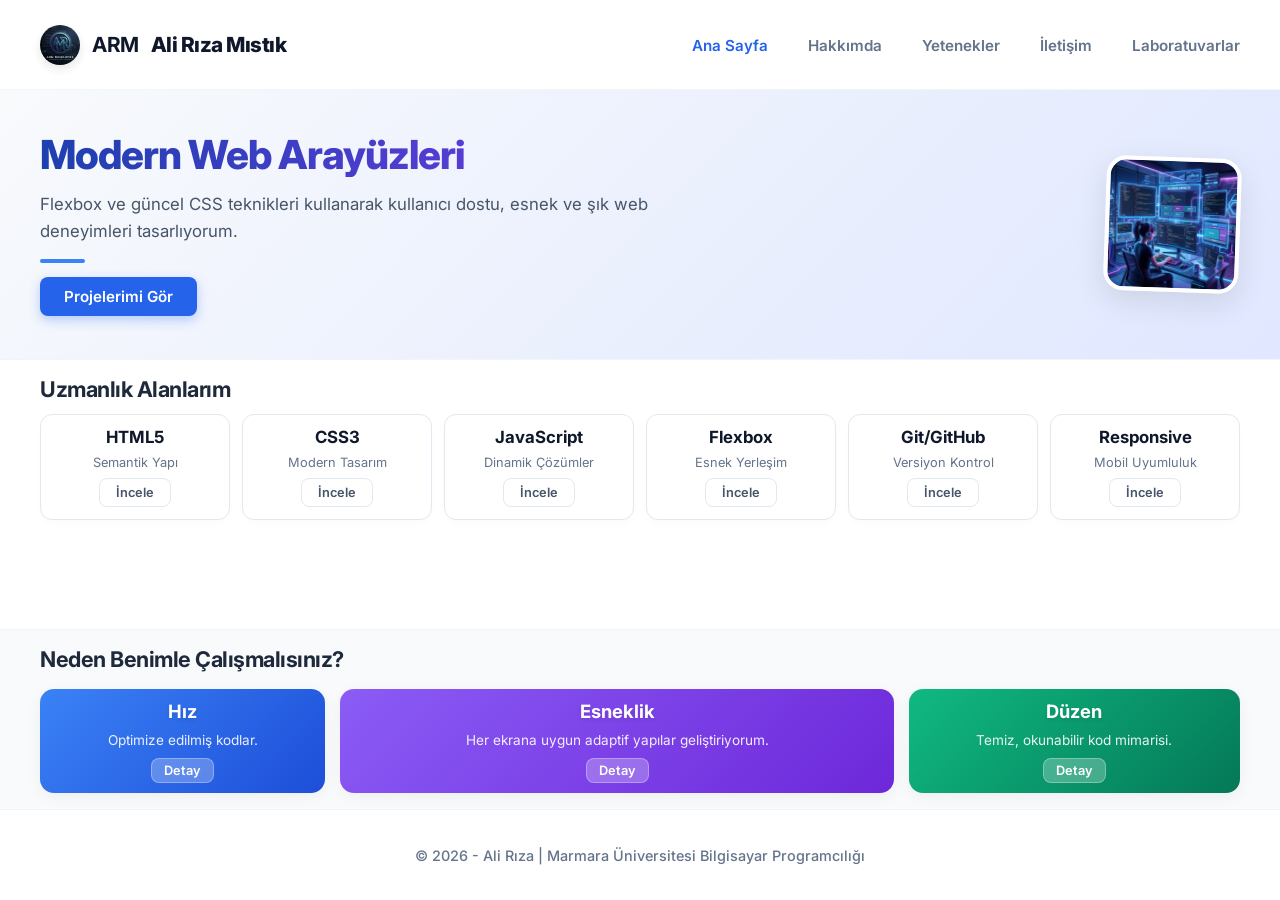
<file: index.html>
<!DOCTYPE html>
<html lang="tr">
<head>
    <meta charset="UTF-8">
    <meta name="viewport" content="width=device-width, initial-scale=1.0">
    <title>Ali Rıza - Modern Portfolyo</title>
    <link rel="stylesheet" href="index.css">
</head>
<body>

    <div class="main-container">
        <nav class="navbar-flex">
            <div class="logo">
                <img src="images/arm_logo.png" alt="ARM Logo" class="logo-img" style="border-radius: 50%; object-fit: cover;">
                <strong>ARM</strong> Ali Rıza Mıstık
            </div>
            <ul class="nav-menu">
                <li><a href="index.html" class="active">Ana Sayfa</a></li>
                <li><a href="about.html">Hakkımda</a></li>
                <li><a href="interests.html">Yetenekler</a></li>
                <li><a href="contact.html">İletişim</a></li>
                <li><a href="labs.html">Laboratuvarlar</a></li>
            </ul>
        </nav>

        <section class="hero-flex">
            <div class="hero-text">
                <h1>Modern Web Arayüzleri</h1>
                <p>Flexbox ve güncel CSS teknikleri kullanarak kullanıcı dostu, esnek ve şık web deneyimleri tasarlıyorum.</p>
                <div class="line"></div>
                <a href="interests.html" class="btn btn-primary main-btn">Projelerimi Gör</a>
            </div>
            <div class="hero-img">
                <img src="images/hero_profile.png" alt="Ali Rıza Profil" class="profile-photo" style="border-radius: 20px; box-shadow: 0 10px 30px rgba(0,0,0,0.1);">
            </div>
        </section>

        <section class="cards-section">
            <div class="section-top">
                <h2>Uzmanlık Alanlarım</h2>
            </div>
            <div class="cards-wrapper">
                <div class="single-card"><h3>HTML5</h3><p>Semantik Yapı</p><a href="about.html" class="btn btn-outline">İncele</a></div>
                <div class="single-card"><h3>CSS3</h3><p>Modern Tasarım</p><a href="about.html" class="btn btn-outline">İncele</a></div>
                <div class="single-card"><h3>JavaScript</h3><p>Dinamik Çözümler</p><a href="about.html" class="btn btn-outline">İncele</a></div>
                <div class="single-card"><h3>Flexbox</h3><p>Esnek Yerleşim</p><a href="about.html" class="btn btn-outline">İncele</a></div>
                <div class="single-card"><h3>Git/GitHub</h3><p>Versiyon Kontrol</p><a href="about.html" class="btn btn-outline">İncele</a></div>
                <div class="single-card"><h3>Responsive</h3><p>Mobil Uyumluluk</p><a href="about.html" class="btn btn-outline">İncele</a></div>
            </div>
        </section>

        <section class="grow-section">
            <div class="section-top">
                <h2>Neden Benimle Çalışmalısınız?</h2>
            </div>
            <div class="grow-boxes">
                <div class="box box-1">
                    <h3>Hız</h3>
                    <p>Optimize edilmiş kodlar.</p>
                    <a href="about.html" class="btn btn-sm btn-light">Detay</a>
                </div>
                <div class="box box-2">
                    <h3>Esneklik</h3>
                    <p>Her ekrana uygun adaptif yapılar geliştiriyorum.</p>
                    <a href="about.html" class="btn btn-sm btn-light">Detay</a>
                </div>
                <div class="box box-3">
                    <h3>Düzen</h3>
                    <p>Temiz, okunabilir kod mimarisi.</p>
                    <a href="about.html" class="btn btn-sm btn-light">Detay</a>
                </div>
            </div>
        </section>

        <footer class="footer-flex">
            <p>© 2026 - Ali Rıza | Marmara Üniversitesi Bilgisayar Programcılığı</p>
        </footer>
    </div>

</body>
</html>
</file>
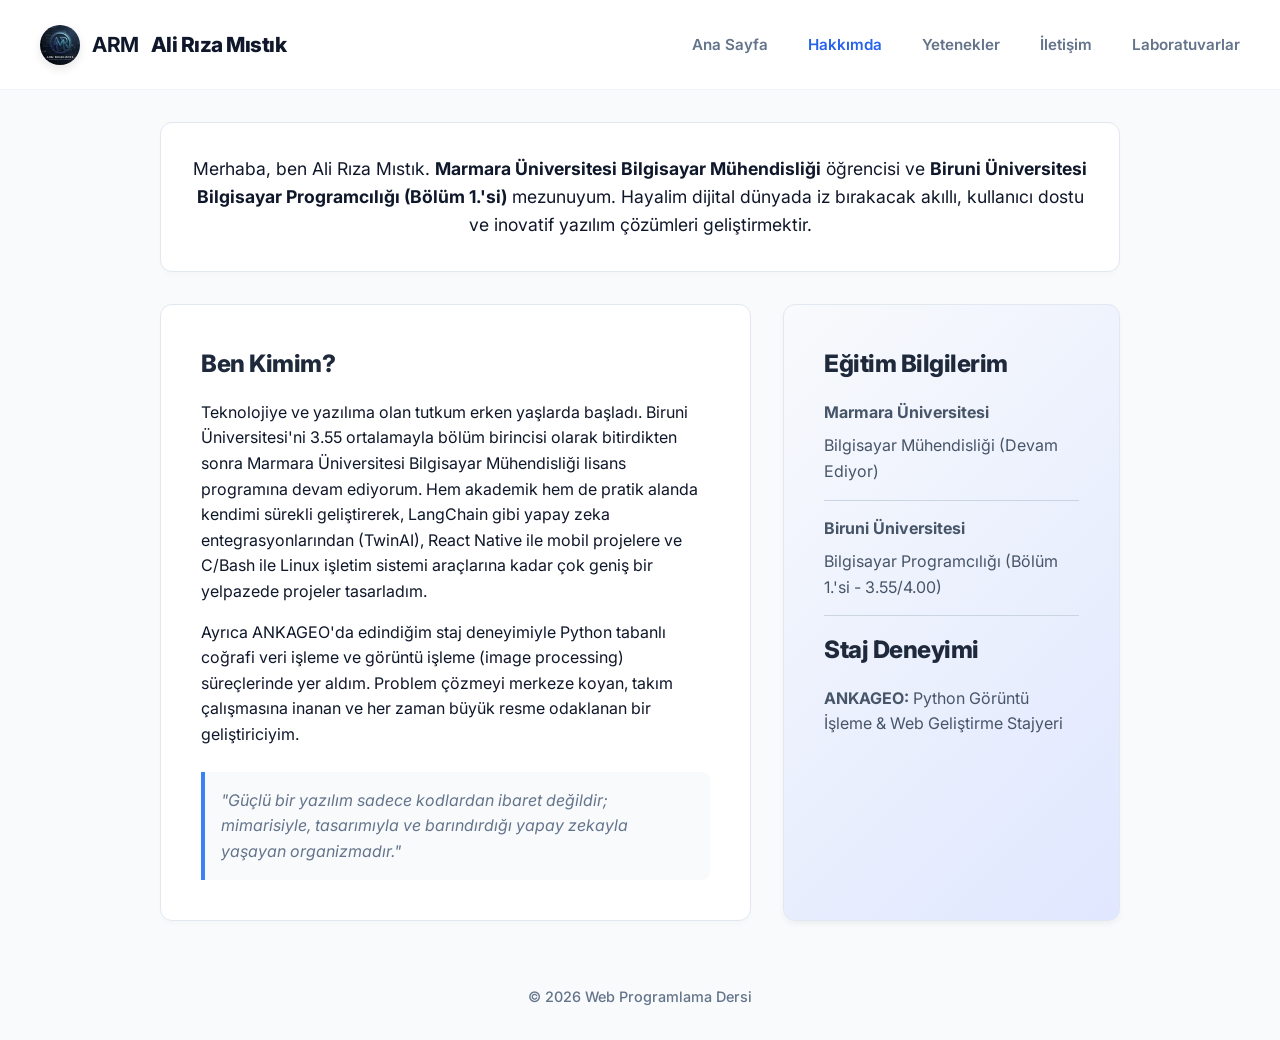
<file: about.html>
<!DOCTYPE html>
<html lang="tr">
<head>
    <meta charset="UTF-8">
    <title>Hakkımda | Ali Rıza</title>
    <link rel="stylesheet" href="style.css">
</head>
<body>
    <nav class="navbar-flex">
        <div class="logo">
            <img src="images/arm_logo.png" alt="ARM Logo" class="logo-img">
            <strong>ARM</strong> Ali Rıza Mıstık
        </div>
        <ul class="nav-menu">
            <li><a href="index.html">Ana Sayfa</a></li>
            <li><a href="about.html" class="active">Hakkımda</a></li>
            <li><a href="interests.html">Yetenekler</a></li>
            <li><a href="contact.html">İletişim</a></li>
            <li><a href="labs.html">Laboratuvarlar</a></li>
        </ul>
    </nav>
    <main>
        <section class="intro-box">
            <p>Merhaba, ben Ali Rıza Mıstık. <strong>Marmara Üniversitesi Bilgisayar Mühendisliği</strong> öğrencisi ve <strong>Biruni Üniversitesi Bilgisayar Programcılığı (Bölüm 1.'si)</strong> mezunuyum. Hayalim dijital dünyada iz bırakacak akıllı, kullanıcı dostu ve inovatif yazılım çözümleri geliştirmektir.</p>
        </section>
        <div class="content-wrapper">
            <section class="content-main">
                <h2>Ben Kimim?</h2>
                <p>Teknolojiye ve yazılıma olan tutkum erken yaşlarda başladı. Biruni Üniversitesi'ni 3.55 ortalamayla bölüm birincisi olarak bitirdikten sonra Marmara Üniversitesi Bilgisayar Mühendisliği lisans programına devam ediyorum. Hem akademik hem de pratik alanda kendimi sürekli geliştirerek, LangChain gibi yapay zeka entegrasyonlarından (TwinAI), React Native ile mobil projelere ve C/Bash ile Linux işletim sistemi araçlarına kadar çok geniş bir yelpazede projeler tasarladım.</p>
                <p style="margin-top: 15px;">Ayrıca ANKAGEO'da edindiğim staj deneyimiyle Python tabanlı coğrafi veri işleme ve görüntü işleme (image processing) süreçlerinde yer aldım. Problem çözmeyi merkeze koyan, takım çalışmasına inanan ve her zaman büyük resme odaklanan bir geliştiriciyim.</p>
                <blockquote>"Güçlü bir yazılım sadece kodlardan ibaret değildir; mimarisiyle, tasarımıyla ve barındırdığı yapay zekayla yaşayan organizmadır."</blockquote>
            </section>
            <aside class="sidebar">
                <h2>Eğitim Bilgilerim</h2>
                <p><strong>Marmara Üniversitesi</strong></p>
                <p>Bilgisayar Mühendisliği (Devam Ediyor)</p>
                <hr style="border: 0; border-top: 1px solid #cbd5e1; margin: 15px 0;">
                <p><strong>Biruni Üniversitesi</strong></p>
                <p>Bilgisayar Programcılığı (Bölüm 1.'si - 3.55/4.00)</p>
                <hr style="border: 0; border-top: 1px solid #cbd5e1; margin: 15px 0;">
                <h2>Staj Deneyimi</h2>
                <p><strong>ANKAGEO:</strong> Python Görüntü İşleme & Web Geliştirme Stajyeri</p>
            </aside>
        </div>
    </main>
    <footer>© 2026 Web Programlama Dersi</footer>
</body>
</html>
</file>
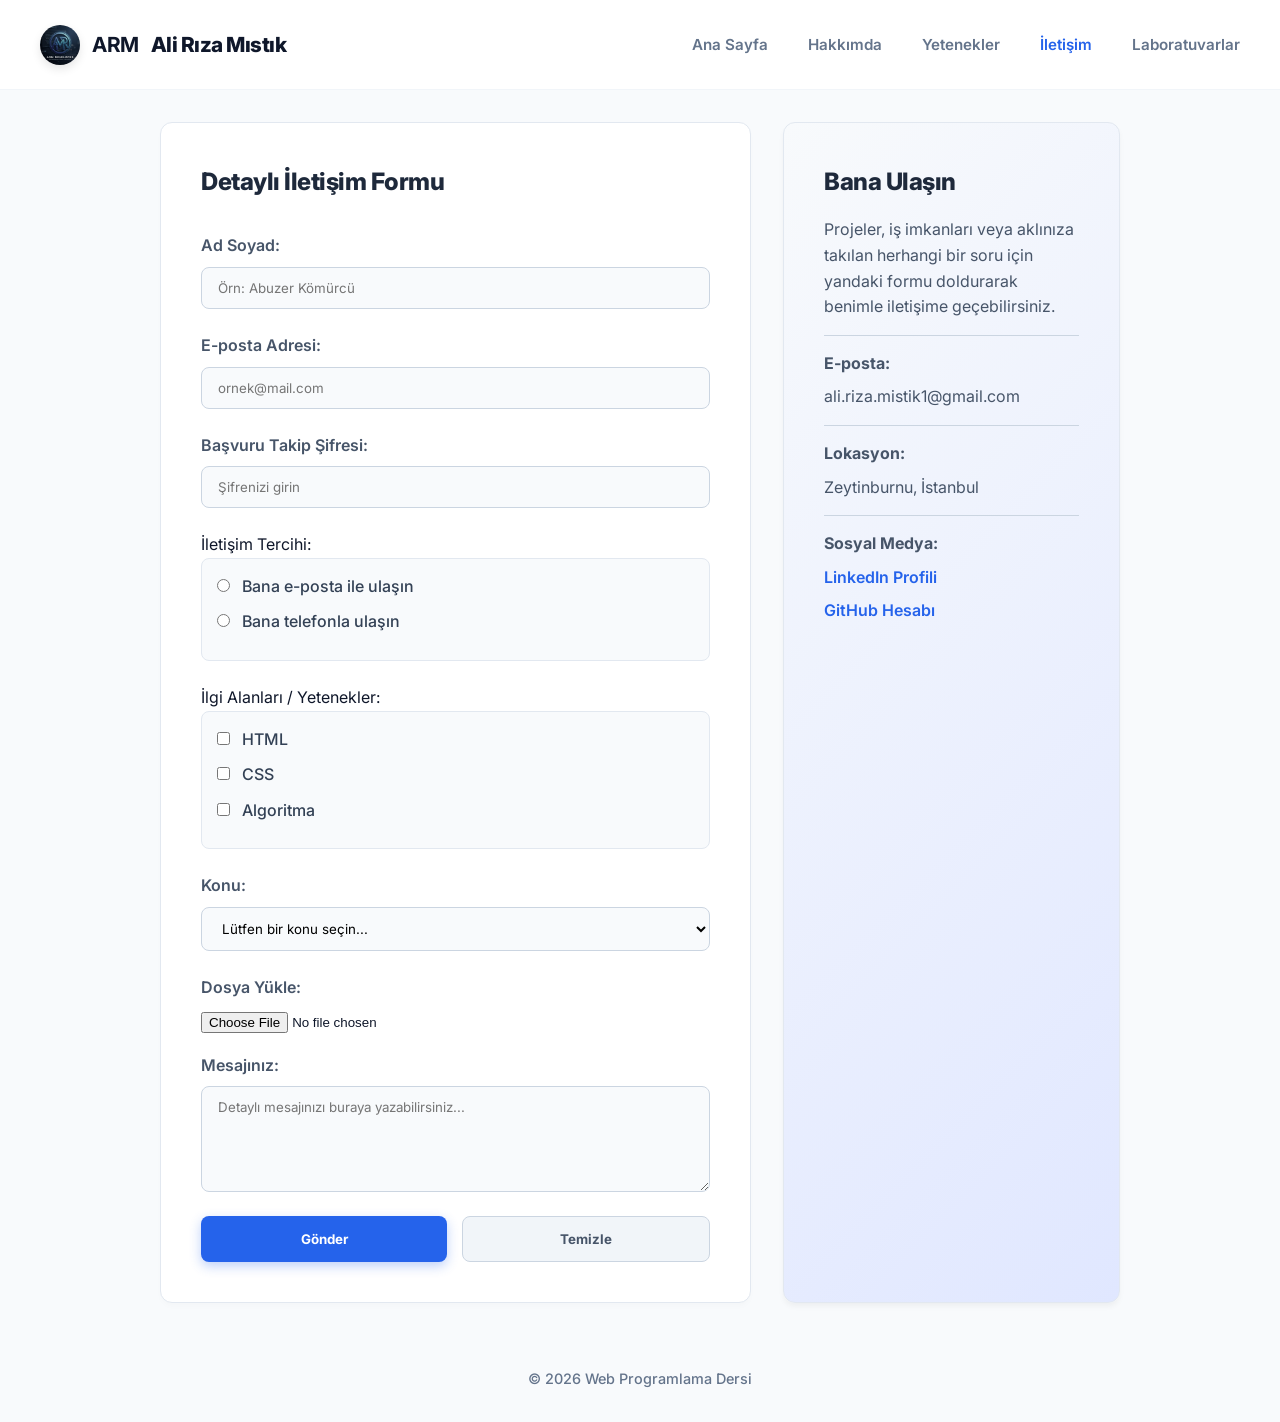
<file: contact.html>
<!DOCTYPE html>
<html lang="tr">
<head>
    <meta charset="UTF-8">
    <title>İletişim - Marmara Lab 3</title>
    <link rel="stylesheet" href="style.css">
</head>
<body>
    <nav class="navbar-flex">
        <div class="logo">
            <img src="images/arm_logo.png" alt="ARM Logo" class="logo-img">
            <strong>ARM</strong> Ali Rıza Mıstık
        </div>
        <ul class="nav-menu">
            <li><a href="index.html">Ana Sayfa</a></li>
            <li><a href="about.html">Hakkımda</a></li>
            <li><a href="interests.html">Yetenekler</a></li>
            <li><a href="contact.html" class="active">İletişim</a></li>
            <li><a href="labs.html">Laboratuvarlar</a></li>
        </ul>
    </nav>

    <main>
        <div class="content-wrapper">
            <section class="content-main contact-form-area">
                <h2>Detaylı İletişim Formu</h2>
                <form action="#">
                    <label for="ad">Ad Soyad:</label> <input type="text" id="ad" placeholder="Örn: Abuzer Kömürcü" required>

                    <label for="mail">E-posta Adresi:</label> <input type="email" id="mail" placeholder="ornek@mail.com" required>

                    <label for="pass">Başvuru Takip Şifresi:</label>
                    <input type="password" id="pass" placeholder="Şifrenizi girin">

                    <p>İletişim Tercihi:</p>
                    <div class="form-group-box">
                        <input type="radio" id="r1" name="t"> <label for="r1">Bana e-posta ile ulaşın</label><br>
                        <input type="radio" id="r2" name="t"> <label for="r2">Bana telefonla ulaşın</label>
                    </div>

                    <p>İlgi Alanları / Yetenekler:</p>
                    <div class="form-group-box">
                        <input type="checkbox" id="c1"> <label for="c1">HTML</label><br>
                        <input type="checkbox" id="c2"> <label for="c2">CSS</label><br>
                        <input type="checkbox" id="c3"> <label for="c3">Algoritma</label>
                    </div>

                    <label for="konu">Konu:</label> <select id="konu">
                        <option value="">Lütfen bir konu seçin...</option>
                        <option value="is">İş Teklifi</option>
                        <option value="soru">Soru</option>
                        <option value="geri">Geri Bildirim</option>
                    </select>

                    <label for="file">Dosya Yükle:</label>
                    <input type="file" id="file" style="margin-bottom: 20px;">

                    <label for="msg">Mesajınız:</label> <textarea id="msg" rows="5" placeholder="Detaylı mesajınızı buraya yazabilirsiniz..."></textarea>

                    <div class="button-group">
                        <button type="submit" class="btn-gonder">Gönder</button> <button type="reset" class="btn-temizle">Temizle</button>
                    </div>
                </form>
            </section>
            
            <aside class="sidebar">
                <h2>Bana Ulaşın</h2>
                <p>Projeler, iş imkanları veya aklınıza takılan herhangi bir soru için yandaki formu doldurarak benimle iletişime geçebilirsiniz.</p>
                <hr style="border: 0; border-top: 1px solid #cbd5e1; margin: 15px 0;">
                <p><strong>E-posta:</strong></p>
                <p>ali.riza.mistik1@gmail.com</p>
                <hr style="border: 0; border-top: 1px solid #cbd5e1; margin: 15px 0;">
                <p><strong>Lokasyon:</strong></p>
                <p>Zeytinburnu, İstanbul</p>
                <hr style="border: 0; border-top: 1px solid #cbd5e1; margin: 15px 0;">
                <p><strong>Sosyal Medya:</strong></p>
                <p><a href="#" style="color: #2563eb; font-weight: 600;">LinkedIn Profili</a></p>
                <p><a href="#" style="color: #2563eb; font-weight: 600;">GitHub Hesabı</a></p>
            </aside>
        </div>
    </main>
    <footer>© 2026 Web Programlama Dersi</footer>
</body>
</html>
</file>
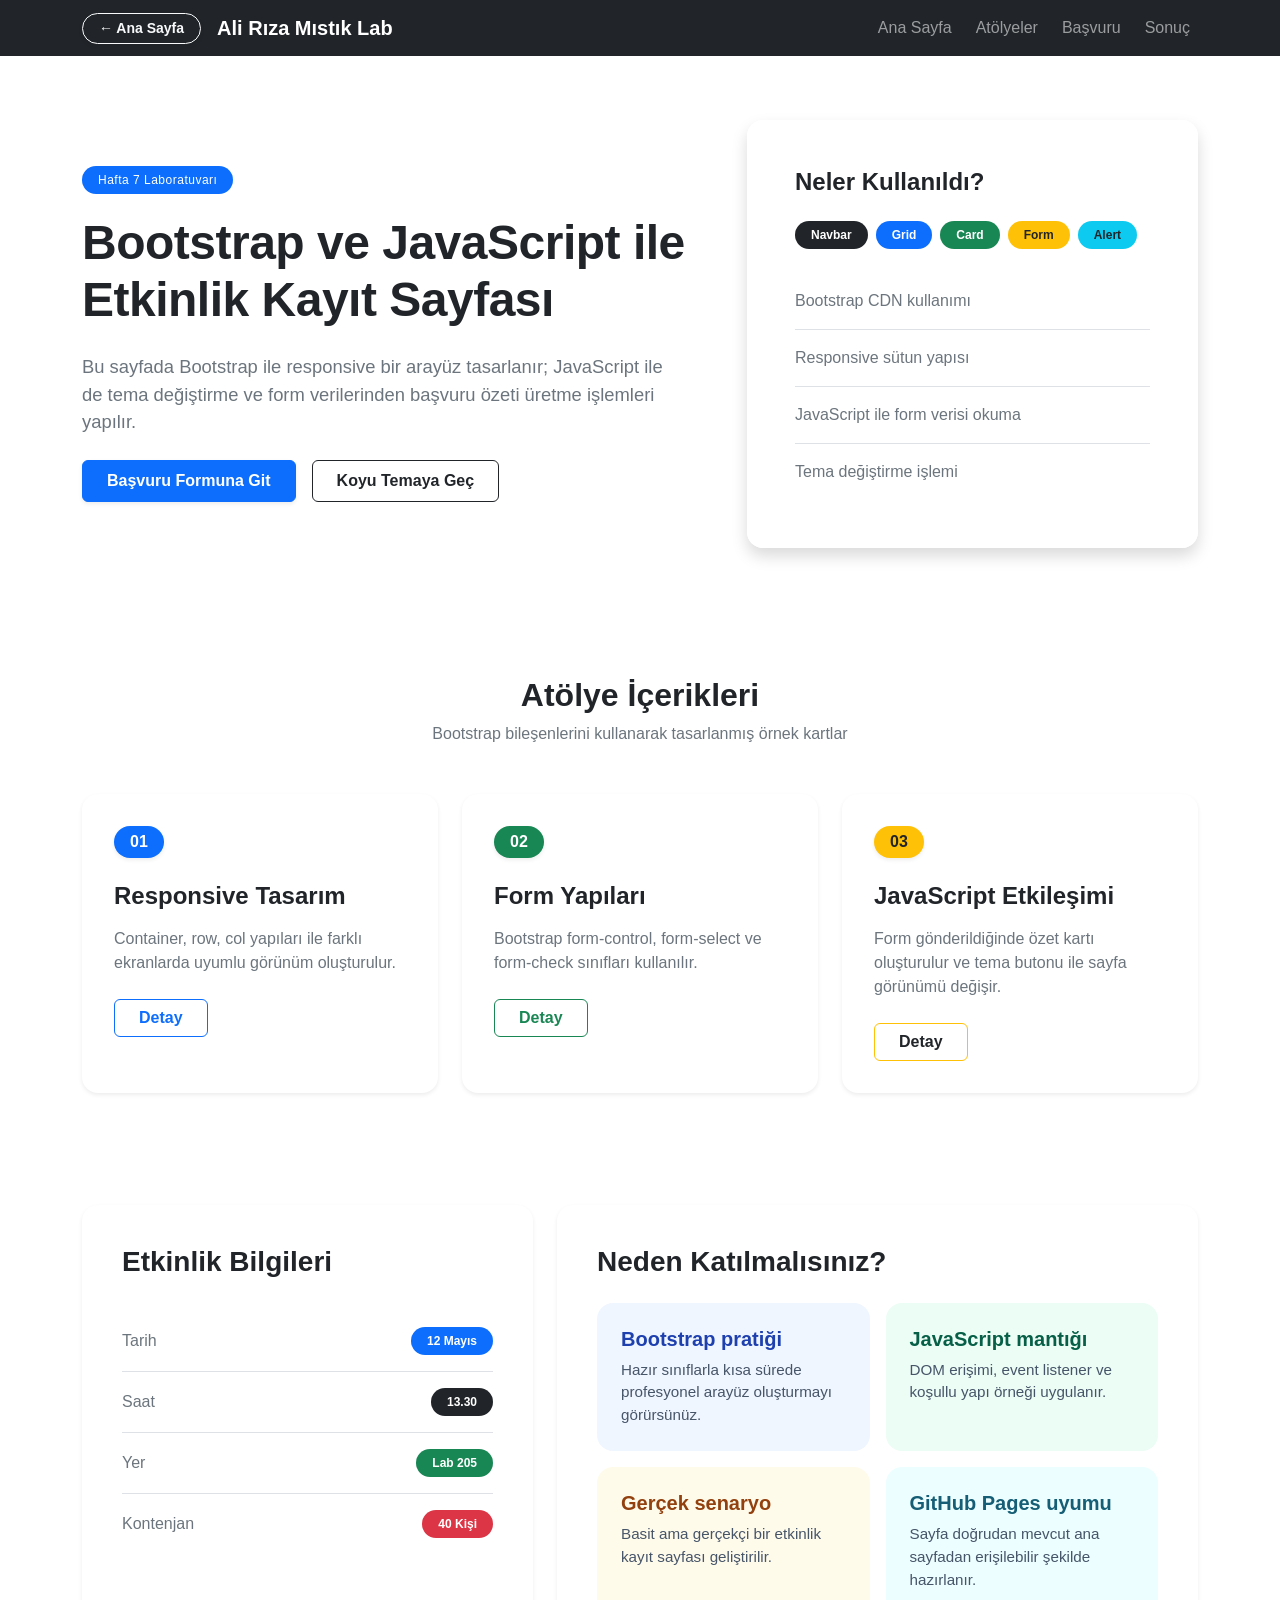
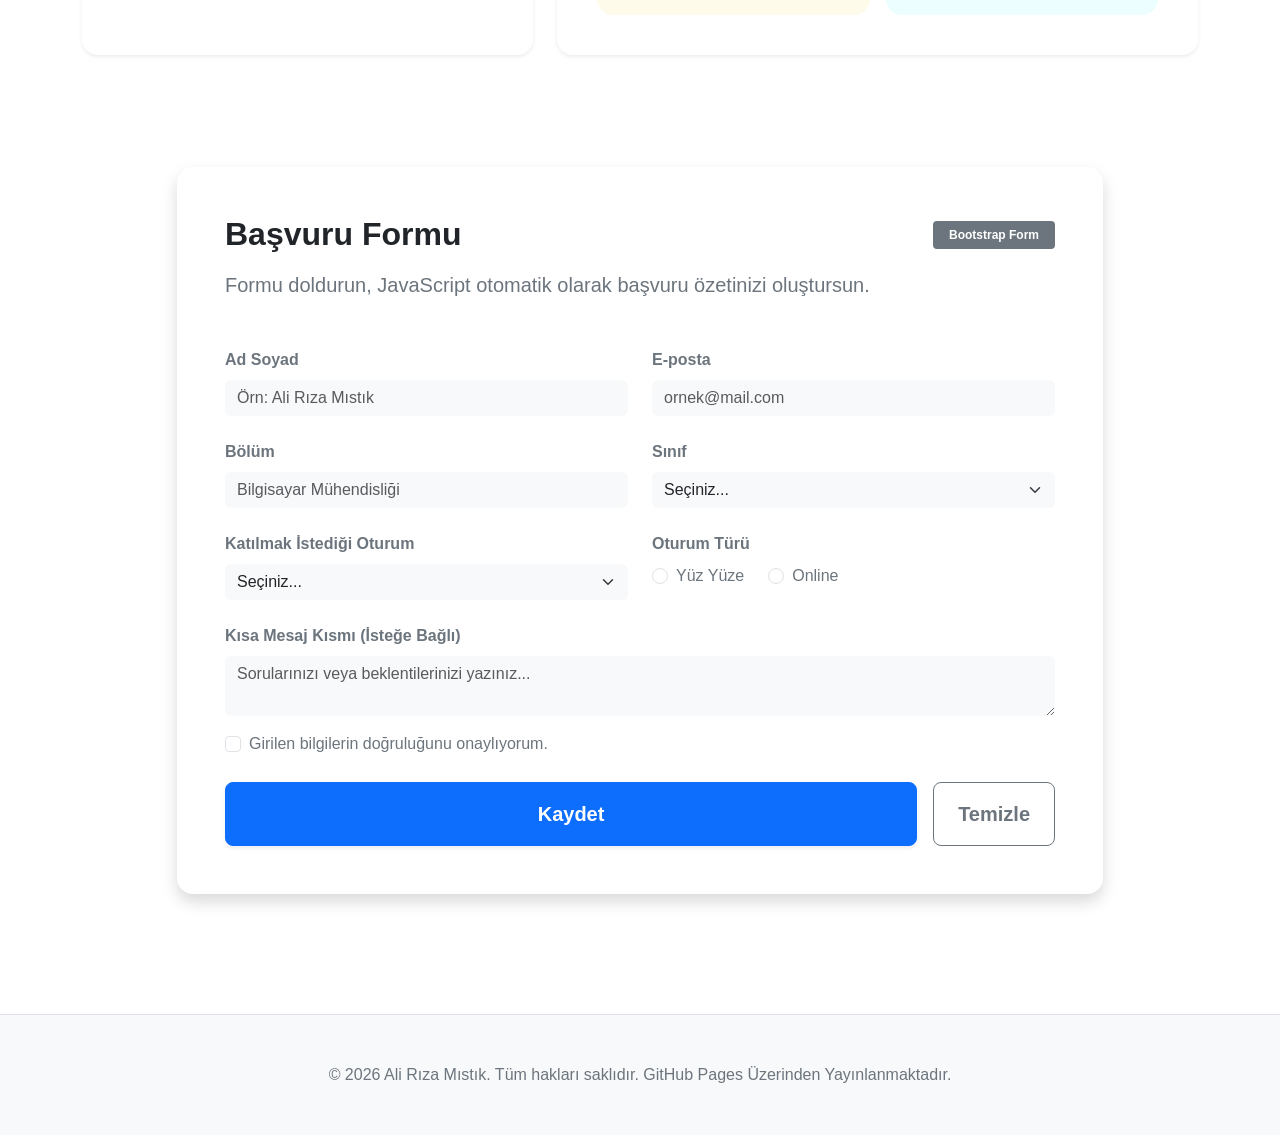
<file: hafta7.html>
<!DOCTYPE html>
<html lang="tr">
<head>
    <meta charset="UTF-8">
    <meta name="viewport" content="width=device-width, initial-scale=1.0">
    <title>Etkinlik Kayıt - Ali Rıza Mıstık Lab</title>
    <!-- Bootstrap CDN -->
    <link href="https://cdn.jsdelivr.net/npm/bootstrap@5.3.3/dist/css/bootstrap.min.css" rel="stylesheet">
    <style>
        /* Modern Font Ayarı */
        body {
            font-family: 'Segoe UI', Roboto, 'Helvetica Neue', Arial, sans-serif;
            scroll-behavior: smooth;
        }
        
        /* Tema Değişimi JS ile Eklenecek Sınıflar */
        body.dark-theme {
            background-color: #121212;
            color: #e0e0e0;
        }
        body.dark-theme .card {
            background-color: #1e1e1e;
            border-color: #2c2c2c;
            color: #ffffff;
        }
        body.dark-theme .list-group-item {
            background-color: #1e1e1e;
            border-color: #2c2c2c;
            color: #d1d5db !important;
        }
        body.dark-theme .form-control, 
        body.dark-theme .form-select {
            background-color: #2d2d2d;
            border-color: #404040;
            color: #f3f4f6;
        }
        body.dark-theme .form-control::placeholder {
            color: #9ca3af;
        }
        body.dark-theme .table {
            color: #f3f4f6;
        }
        body.dark-theme .table td {
            border-color: #2c2c2c;
        }
        body.dark-theme .text-secondary {
            color: #9ca3af !important;
        }

        .hero-section {
            padding: 4rem 0;
        }
        .header-title {
            font-weight: 800;
            letter-spacing: -0.5px;
        }
        .badge-custom {
            font-weight: 500;
            margin-bottom: 1.25rem;
            letter-spacing: 0.5px;
        }
        .section-title {
            font-weight: 800;
            margin-bottom: 0.5rem;
        }
    </style>
</head>
<body>

    <!-- Navbar (Dark Theme Always) -->
    <nav class="navbar navbar-expand-lg navbar-dark bg-dark sticky-top">
        <div class="container">
            <a href="index.html" class="btn btn-outline-light btn-sm me-3 px-3 fw-semibold shadow-sm" style="border-radius: 20px;">&larr; Ana Sayfa</a>
            <a class="navbar-brand fw-bold" href="labs.html">Ali Rıza Mıstık Lab</a>
            <button class="navbar-toggler" type="button" data-bs-toggle="collapse" data-bs-target="#navbarNav">
                <span class="navbar-toggler-icon"></span>
            </button>
            <div class="collapse navbar-collapse justify-content-end" id="navbarNav">
                <ul class="navbar-nav gap-2">
                    <li class="nav-item"><a class="nav-link" href="#hero">Ana Sayfa</a></li>
                    <li class="nav-item"><a class="nav-link" href="#icerikler">Atölyeler</a></li>
                    <li class="nav-item"><a class="nav-link" href="#basvuru">Başvuru</a></li>
                    <li class="nav-item"><a class="nav-link" href="#sonuc">Sonuç</a></li>
                </ul>
            </div>
        </div>
    </nav>

    <div class="container">
        <!-- Hero Section -->
        <section id="hero" class="hero-section row align-items-center">
            <div class="col-lg-7 mb-5 mb-lg-0 pe-lg-5">
                <span class="badge bg-primary px-3 py-2 badge-custom rounded-pill">Hafta 7 Laboratuvarı</span>
                <h1 class="display-5 header-title text-dark" id="heroTitle">Bootstrap ve JavaScript ile Etkinlik Kayıt Sayfası</h1>
                <p class="lead text-secondary my-4 lh-base" style="font-size: 1.15rem;">
                    Bu sayfada Bootstrap ile responsive bir arayüz tasarlanır; JavaScript ile de tema değiştirme ve form verilerinden başvuru özeti üretme işlemleri yapılır.
                </p>
                <div class="d-flex flex-wrap gap-3">
                    <a href="#basvuru" class="btn btn-primary px-4 py-2 fw-semibold shadow-sm">Başvuru Formuna Git</a>
                    <button type="button" id="themeBtn" class="btn btn-outline-dark px-4 py-2 fw-semibold">Koyu Temaya Geç</button>
                </div>
            </div>
            <div class="col-lg-5">
                <div class="card shadow border-0 rounded-4">
                    <div class="card-body p-4 p-xl-5 bg-white rounded-4">
                        <h4 class="fw-bold mb-4">Neler Kullanıldı?</h4>
                        <div class="mb-4 d-flex flex-wrap gap-2">
                            <span class="badge bg-dark rounded-pill px-3 py-2">Navbar</span>
                            <span class="badge bg-primary rounded-pill px-3 py-2">Grid</span>
                            <span class="badge bg-success rounded-pill px-3 py-2">Card</span>
                            <span class="badge bg-warning text-dark rounded-pill px-3 py-2">Form</span>
                            <span class="badge bg-info text-dark rounded-pill px-3 py-2">Alert</span>
                        </div>
                        <ul class="list-group list-group-flush fs-6">
                            <li class="list-group-item px-0 py-3 text-secondary border-bottom">Bootstrap CDN kullanımı</li>
                            <li class="list-group-item px-0 py-3 text-secondary border-bottom">Responsive sütun yapısı</li>
                            <li class="list-group-item px-0 py-3 text-secondary border-bottom">JavaScript ile form verisi okuma</li>
                            <li class="list-group-item px-0 py-3 text-secondary border-bottom-0">Tema değiştirme işlemi</li>
                        </ul>
                    </div>
                </div>
            </div>
        </section>

        <!-- Atölye İçerikleri (Cards) -->
        <section id="icerikler" class="py-5 text-center mt-3">
            <h2 class="section-title">Atölye İçerikleri</h2>
            <p class="text-secondary mb-5">Bootstrap bileşenlerini kullanarak tasarlanmış örnek kartlar</p>
            
            <div class="row g-4 text-start">
                <div class="col-md-4">
                    <div class="card shadow-sm h-100 border-0 rounded-4 transition-transform p-3">
                        <div class="card-body">
                            <span class="badge bg-primary rounded-pill fs-6 mb-4 px-3 py-2 shadow-sm">01</span>
                            <h4 class="fw-bold mb-3">Responsive Tasarım</h4>
                            <p class="text-secondary mb-4 lh-base">Container, row, col yapıları ile farklı ekranlarda uyumlu görünüm oluşturulur.</p>
                            <button class="btn btn-outline-primary fw-semibold px-4">Detay</button>
                        </div>
                    </div>
                </div>
                <div class="col-md-4">
                    <div class="card shadow-sm h-100 border-0 rounded-4 p-3">
                        <div class="card-body">
                            <span class="badge bg-success rounded-pill fs-6 mb-4 px-3 py-2 shadow-sm">02</span>
                            <h4 class="fw-bold mb-3">Form Yapıları</h4>
                            <p class="text-secondary mb-4 lh-base">Bootstrap form-control, form-select ve form-check sınıfları kullanılır.</p>
                            <button class="btn btn-outline-success fw-semibold px-4">Detay</button>
                        </div>
                    </div>
                </div>
                <div class="col-md-4">
                    <div class="card shadow-sm h-100 border-0 rounded-4 p-3">
                        <div class="card-body">
                            <span class="badge bg-warning text-dark rounded-pill fs-6 mb-4 px-3 py-2 shadow-sm">03</span>
                            <h4 class="fw-bold mb-3">JavaScript Etkileşimi</h4>
                            <p class="text-secondary mb-4 lh-base">Form gönderildiğinde özet kartı oluşturulur ve tema butonu ile sayfa görünümü değişir.</p>
                            <button class="btn btn-outline-warning text-dark fw-semibold px-4">Detay</button>
                        </div>
                    </div>
                </div>
            </div>
        </section>

        <!-- Etkinlik Bilgileri & Neden Katılmalısınız -->
        <section class="py-5 mt-3">
            <div class="row g-4">
                <div class="col-lg-5">
                    <div class="card shadow-sm border-0 rounded-4 h-100 p-2 p-md-4">
                        <div class="card-body">
                            <h3 class="fw-bold mb-4">Etkinlik Bilgileri</h3>
                            <div class="table-responsive">
                                <table class="table table-borderless align-middle mt-2">
                                    <tbody>
                                        <tr class="border-bottom">
                                            <td class="text-secondary py-3 ps-0">Tarih</td>
                                            <td class="text-end py-3 pe-0"><span class="badge bg-primary rounded-pill px-3 py-2">12 Mayıs</span></td>
                                        </tr>
                                        <tr class="border-bottom">
                                            <td class="text-secondary py-3 ps-0">Saat</td>
                                            <td class="text-end py-3 pe-0"><span class="badge bg-dark rounded-pill px-3 py-2">13.30</span></td>
                                        </tr>
                                        <tr class="border-bottom">
                                            <td class="text-secondary py-3 ps-0">Yer</td>
                                            <td class="text-end py-3 pe-0"><span class="badge bg-success rounded-pill px-3 py-2">Lab 205</span></td>
                                        </tr>
                                        <tr>
                                            <td class="text-secondary py-3 ps-0">Kontenjan</td>
                                            <td class="text-end py-3 pe-0"><span class="badge bg-danger rounded-pill px-3 py-2">40 Kişi</span></td>
                                        </tr>
                                    </tbody>
                                </table>
                            </div>
                        </div>
                    </div>
                </div>
                <div class="col-lg-7">
                    <div class="card shadow-sm border-0 rounded-4 h-100 p-2 p-md-4">
                        <div class="card-body">
                            <h3 class="fw-bold mb-4">Neden Katılmalısınız?</h3>
                            <div class="row g-3">
                                <div class="col-md-6">
                                    <div class="p-4 rounded-4 h-100 transition-hover" style="background-color: #eff6ff;">
                                        <h5 class="fw-bold mb-2" style="color:#1e40af;">Bootstrap pratiği</h5>
                                        <p class="mb-0 text-secondary" style="font-size:0.95rem; color:#475569 !important;">Hazır sınıflarla kısa sürede profesyonel arayüz oluşturmayı görürsünüz.</p>
                                    </div>
                                </div>
                                <div class="col-md-6">
                                    <div class="p-4 rounded-4 h-100 transition-hover" style="background-color: #ecfdf5;">
                                        <h5 class="fw-bold mb-2" style="color:#065f46;">JavaScript mantığı</h5>
                                        <p class="mb-0 text-secondary" style="font-size:0.95rem; color:#475569 !important;">DOM erişimi, event listener ve koşullu yapı örneği uygulanır.</p>
                                    </div>
                                </div>
                                <div class="col-md-6">
                                    <div class="p-4 rounded-4 h-100 transition-hover" style="background-color: #fffbeb;">
                                        <h5 class="fw-bold mb-2" style="color:#92400e;">Gerçek senaryo</h5>
                                        <p class="mb-0 text-secondary" style="font-size:0.95rem; color:#475569 !important;">Basit ama gerçekçi bir etkinlik kayıt sayfası geliştirilir.</p>
                                    </div>
                                </div>
                                <div class="col-md-6">
                                    <div class="p-4 rounded-4 h-100 transition-hover" style="background-color: #ecfeff;">
                                        <h5 class="fw-bold mb-2" style="color:#155e75;">GitHub Pages uyumu</h5>
                                        <p class="mb-0 text-secondary" style="font-size:0.95rem; color:#475569 !important;">Sayfa doğrudan mevcut ana sayfadan erişilebilir şekilde hazırlanır.</p>
                                    </div>
                                </div>
                            </div>
                        </div>
                    </div>
                </div>
            </div>
        </section>

        <!-- Form and Result -->
        <section id="basvuru" class="py-5 mt-3 mb-5">
            <div class="row justify-content-center">
                <div class="col-lg-10">
                    <div class="card shadow border-0 rounded-4 mb-4">
                        <div class="card-body p-4 p-md-5">
                            <div class="d-flex flex-wrap justify-content-between align-items-center mb-3 gap-2">
                                <h2 class="fw-bold mb-0">Başvuru Formu</h2>
                                <span class="badge bg-secondary px-3 py-2 rounded-1">Bootstrap Form</span>
                            </div>
                            <p class="text-secondary mb-5 fs-5">Formu doldurun, JavaScript otomatik olarak başvuru özetinizi oluştursun.</p>
                            
                            <form id="kayitFormu">
                                <div class="row g-4">
                                    <div class="col-md-6">
                                        <label for="adSoyad" class="form-label text-secondary fw-semibold">Ad Soyad</label>
                                        <input type="text" class="form-control bg-light border-0" id="adSoyad" placeholder="Örn: Ali Rıza Mıstık">
                                    </div>
                                    <div class="col-md-6">
                                        <label for="email" class="form-label text-secondary fw-semibold">E-posta</label>
                                        <input type="email" class="form-control bg-light border-0" id="email" placeholder="ornek@mail.com">
                                    </div>
                                    <div class="col-md-6">
                                        <label for="bolum" class="form-label text-secondary fw-semibold">Bölüm</label>
                                        <input type="text" class="form-control bg-light border-0" id="bolum" placeholder="Bilgisayar Mühendisliği">
                                    </div>
                                    <div class="col-md-6">
                                        <label for="sinif" class="form-label text-secondary fw-semibold">Sınıf</label>
                                        <select class="form-select bg-light border-0" id="sinif">
                                            <option value="" selected disabled>Seçiniz...</option>
                                            <option value="Hazırlık">Hazırlık</option>
                                            <option value="1. Sınıf">1. Sınıf</option>
                                            <option value="2. Sınıf">2. Sınıf</option>
                                            <option value="3. Sınıf">3. Sınıf</option>
                                            <option value="4. Sınıf">4. Sınıf</option>
                                        </select>
                                    </div>
                                    <div class="col-md-6">
                                        <label for="oturum" class="form-label text-secondary fw-semibold">Katılmak İstediği Oturum</label>
                                        <select class="form-select bg-light border-0" id="oturum">
                                            <option value="" selected disabled>Seçiniz...</option>
                                            <option value="Yapay Zeka ve Gelecek">Yapay Zeka ve Gelecek</option>
                                            <option value="Web Teknolojileri 101">Web Teknolojileri 101</option>
                                            <option value="Mobil Uygulama Geliştirme">Mobil Uygulama Geliştirme</option>
                                        </select>
                                    </div>
                                    <div class="col-md-6">
                                        <label class="form-label text-secondary fw-semibold d-block">Oturum Türü</label>
                                        <div class="d-flex flex-wrap gap-4 mt-2">
                                            <div class="form-check">
                                                <input class="form-check-input" type="radio" name="oturumTuru" id="turuYuzyuze" value="Yüz Yüze">
                                                <label class="form-check-label text-secondary" for="turuYuzyuze">Yüz Yüze</label>
                                            </div>
                                            <div class="form-check">
                                                <input class="form-check-input" type="radio" name="oturumTuru" id="turuOnline" value="Online">
                                                <label class="form-check-label text-secondary" for="turuOnline">Online</label>
                                            </div>
                                        </div>
                                    </div>
                                    <div class="col-12">
                                        <label for="mesaj" class="form-label text-secondary fw-semibold">Kısa Mesaj Kısmı (İsteğe Bağlı)</label>
                                        <textarea class="form-control bg-light border-0" id="mesaj" rows="2" placeholder="Sorularınızı veya beklentilerinizi yazınız..."></textarea>
                                    </div>
                                    <div class="col-12 mt-3">
                                        <div class="form-check">
                                            <input class="form-check-input" type="checkbox" id="onayKutusu">
                                            <label class="form-check-label text-secondary" for="onayKutusu">Girilen bilgilerin doğruluğunu onaylıyorum.</label>
                                        </div>
                                    </div>
                                    <div class="col-12 mt-4">
                                        <div id="hataMesaji" class="alert alert-danger d-none fw-semibold shadow-sm" role="alert">Lütfen tüm zorunlu alanları doldurunuz ve doğruluğunu onaylayınız.</div>
                                        <div class="d-flex gap-3">
                                            <button type="submit" class="btn btn-primary flex-grow-1 py-3 fw-bold fs-5 shadow-sm rounded-3">Kaydet</button>
                                            <button type="reset" class="btn btn-outline-secondary py-3 fw-bold fs-5 rounded-3 px-4">Temizle</button>
                                        </div>
                                    </div>
                                </div>
                            </form>
                        </div>
                    </div>

                    <!-- Result Section Area -->
                    <div id="sonuc">
                        <div id="sonucAlani"></div>
                    </div>

                </div>
            </div>
        </section>

    </div>

    <!-- Footer -->
    <footer class="bg-light py-5 border-top mt-auto transition-colors">
        <div class="container text-center">
            <p class="mb-0 text-secondary fw-medium">© 2026 Ali Rıza Mıstık. Tüm hakları saklıdır. GitHub Pages Üzerinden Yayınlanmaktadır.</p>
        </div>
    </footer>

    <!-- Bootstrap & Custom JS -->
    <script src="https://cdn.jsdelivr.net/npm/bootstrap@5.3.3/dist/js/bootstrap.bundle.min.js"></script>
    <script src="scripts/hafta7.js"></script>
</body>
</html>
</file>
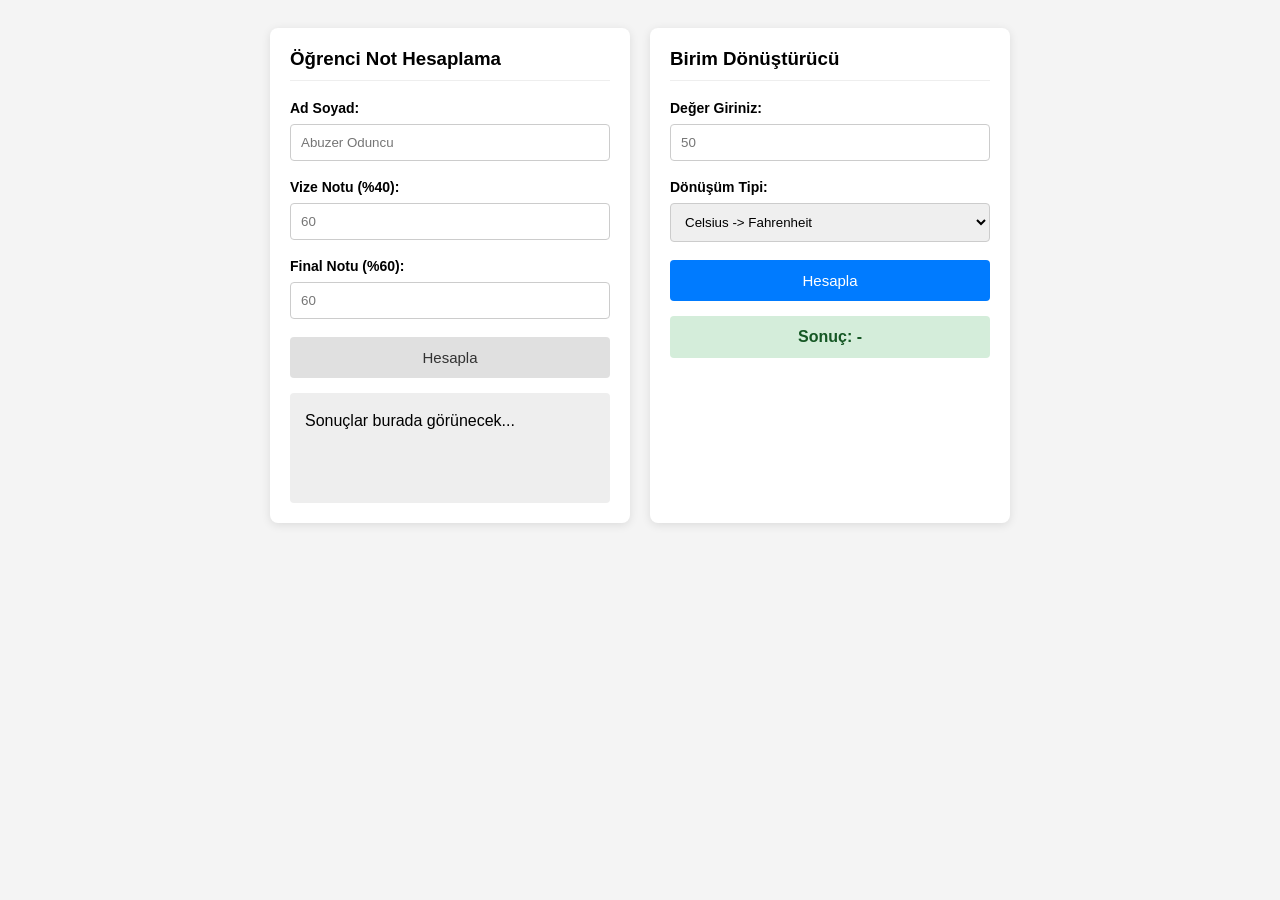
<file: hesap.html>
<!DOCTYPE html>
<html lang="tr">
<head>
    <meta charset="UTF-8">
    <meta name="viewport" content="width=device-width, initial-scale=1.0">
    <title>Hafta 6 - Uygulamalar</title>
    <style>
        body {
            font-family: Arial, sans-serif;
            background-color: #f4f4f4;
            display: flex;
            flex-direction: column;
            align-items: center;
            padding: 20px;
        }

        .container {
            display: flex;
            gap: 20px;
            flex-wrap: wrap;
            justify-content: center;
        }

        .card {
            background-color: white;
            padding: 20px;
            border-radius: 8px;
            box-shadow: 0 2px 10px rgba(0,0,0,0.1);
            width: 320px;
        }

        h3 {
            margin-top: 0;
            border-bottom: 1px solid #eee;
            padding-bottom: 10px;
        }

        label {
            display: block;
            margin-top: 10px;
            font-size: 14px;
            font-weight: bold;
        }

        input, select {
            width: 100%;
            padding: 10px;
            margin: 8px 0;
            border: 1px solid #ccc;
            border-radius: 4px;
            box-sizing: border-box;
        }

        button {
            width: 100%;
            padding: 12px;
            border: none;
            border-radius: 4px;
            cursor: pointer;
            font-size: 15px;
            margin-top: 10px;
        }

        .btn-calc {
            background-color: #e0e0e0;
            color: #333;
        }

        .btn-conv {
            background-color: #007bff;
            color: white;
        }

        #notSonuc {
            background-color: #eeeeee;
            padding: 15px;
            margin-top: 15px;
            border-radius: 4px;
            min-height: 80px;
            line-height: 1.6;
        }

        #birimSonuc {
            background-color: #d4edda;
            padding: 12px;
            margin-top: 15px;
            border-radius: 4px;
            text-align: center;
            font-weight: bold;
            color: #155724;
        }
    </style>
</head>
<body>

<div class="container">
    <div class="card">
        <h3>Öğrenci Not Hesaplama</h3>
        <label>Ad Soyad:</label>
        <input type="text" id="ad" placeholder="Abuzer Oduncu">
        
        <label>Vize Notu (%40):</label>
        <input type="number" id="vize" placeholder="60">
        
        <label>Final Notu (%60):</label>
        <input type="number" id="final" placeholder="60">
        
        <button class="btn-calc" onclick="hesaplaNot()">Hesapla</button>
        
        <div id="notSonuc">Sonuçlar burada görünecek...</div>
    </div>

    <div class="card">
        <h3>Birim Dönüştürücü</h3>
        <label>Değer Giriniz:</label>
        <input type="number" id="deger" placeholder="50">
        
        <label>Dönüşüm Tipi:</label>
        <select id="tip">
            <option value="CtoF">Celsius -> Fahrenheit</option>
            <option value="MtoK">Metre -> Kilometre</option>
            <option value="KtoG">Kilogram -> Gram</option>
        </select>
        
        <button class="btn-conv" onclick="donustur()">Hesapla</button>
        
        <div id="birimSonuc">Sonuç: -</div>
    </div>
</div>

<script>
  
    function hesaplaNot() {
        var ad = document.getElementById('ad').value;
        var vize = parseFloat(document.getElementById('vize').value) || 0;
        var final = parseFloat(document.getElementById('final').value) || 0;

      
        var ortalama = (vize * 0.4) + (final * 0.6);
        
        var harf = "FF";
        if (ortalama >= 90) { harf = "AA"; }
        else if (ortalama >= 80) { harf = "BA"; }
        else if (ortalama >= 70) { harf = "BB"; }
        else if (ortalama >= 60) { harf = "CB"; } 
        else if (ortalama >= 50) { harf = "CC"; }

        var durum = "Kaldı";
        if (ortalama >= 50) { durum = "Geçti"; } 

        
        var sonucMetni = "<strong>" + ad + "</strong><br><br>" +
                         "Ortalama: " + ortalama.toFixed(2) + "<br>" +
                         "Harf Notu: " + harf + "<br>" +
                         "Durum: " + durum;

        document.getElementById('notSonuc').innerHTML = sonucMetni;
    }

    
    function donustur() {
        var val = parseFloat(document.getElementById('deger').value);
        var tip = document.getElementById('tip').value;
        var sonuc = 0;

        if (isNaN(val)) {
            alert("Lütfen bir sayı girin!");
            return;
        }

        
        if (tip == "CtoF") {
            sonuc = (val * 1.8) + 32;
        } 
        else if (tip == "MtoK") {
            sonuc = val / 1000;
        } 
        else if (tip == "KtoG") {
            sonuc = val * 1000;
        }

       
        document.getElementById('birimSonuc').innerText = "Sonuç: " + sonuc.toLocaleString('tr-TR');
    }
</script>

</body>
</html>
</file>
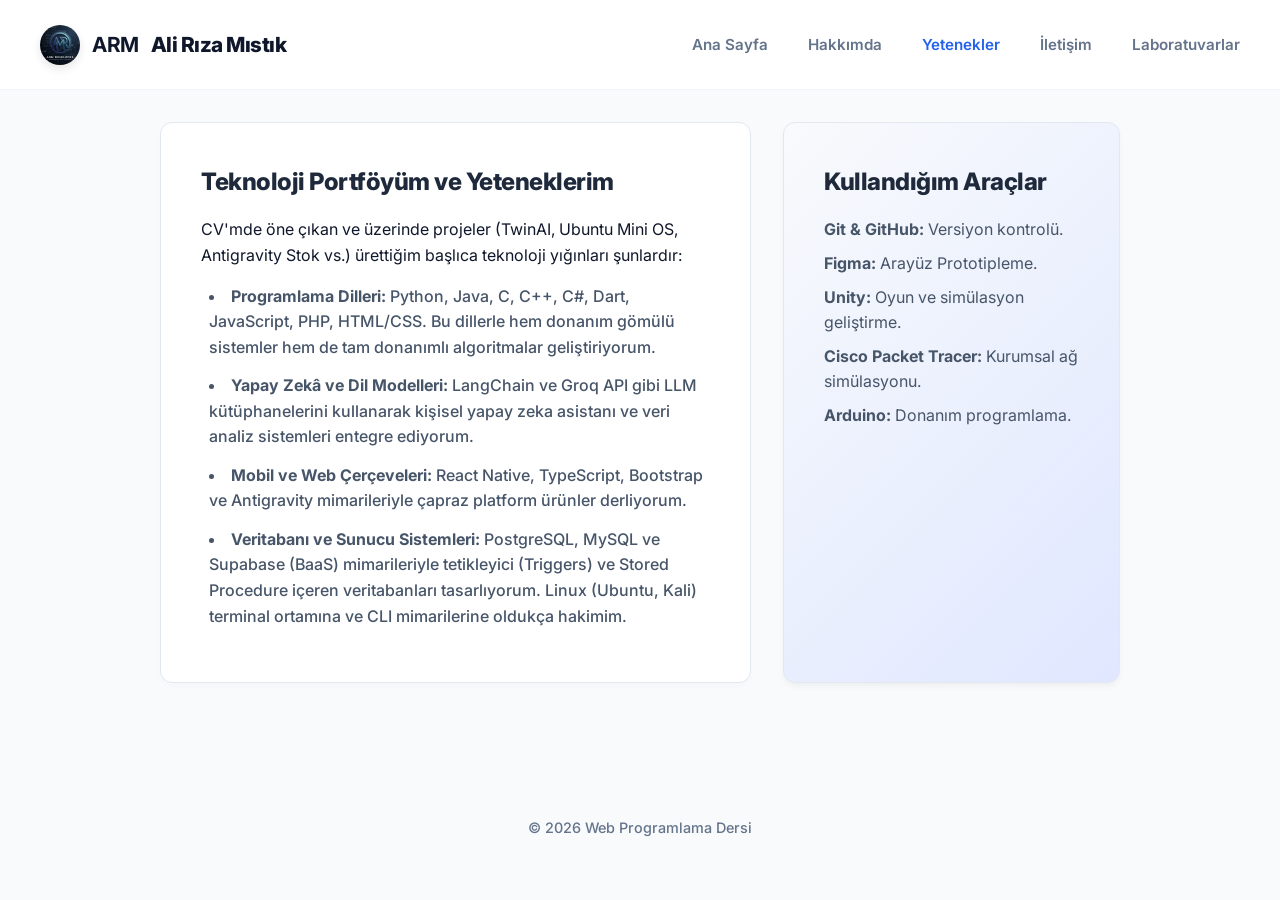
<file: interests.html>
<!DOCTYPE html>
<html lang="tr">
<head>
    <meta charset="UTF-8">
    <title>İlgi Alanlarım</title>
    <link rel="stylesheet" href="style.css">
</head>
<body>
    <nav class="navbar-flex">
        <div class="logo">
            <img src="images/arm_logo.png" alt="ARM Logo" class="logo-img">
            <strong>ARM</strong> Ali Rıza Mıstık
        </div>
        <ul class="nav-menu">
            <li><a href="index.html">Ana Sayfa</a></li>
            <li><a href="about.html">Hakkımda</a></li>
            <li><a href="interests.html" class="active">Yetenekler</a></li>
            <li><a href="contact.html">İletişim</a></li>
            <li><a href="labs.html">Laboratuvarlar</a></li>
        </ul>
    </nav>
    <main>
        <div class="content-wrapper">
            <section class="content-main">
                <h2>Teknoloji Portföyüm ve Yeteneklerim</h2>
                <p>CV'mde öne çıkan ve üzerinde projeler (TwinAI, Ubuntu Mini OS, Antigravity Stok vs.) ürettiğim başlıca teknoloji yığınları şunlardır:</p>
                <ul style="margin-top: 15px;">
                    <li><strong>Programlama Dilleri:</strong> Python, Java, C, C++, C#, Dart, JavaScript, PHP, HTML/CSS. Bu dillerle hem donanım gömülü sistemler hem de tam donanımlı algoritmalar geliştiriyorum.</li>
                    <li><strong>Yapay Zekâ ve Dil Modelleri:</strong> LangChain ve Groq API gibi LLM kütüphanelerini kullanarak kişisel yapay zeka asistanı ve veri analiz sistemleri entegre ediyorum.</li>
                    <li><strong>Mobil ve Web Çerçeveleri:</strong> React Native, TypeScript, Bootstrap ve Antigravity mimarileriyle çapraz platform ürünler derliyorum.</li>
                    <li><strong>Veritabanı ve Sunucu Sistemleri:</strong> PostgreSQL, MySQL ve Supabase (BaaS) mimarileriyle tetikleyici (Triggers) ve Stored Procedure içeren veritabanları tasarlıyorum. Linux (Ubuntu, Kali) terminal ortamına ve CLI mimarilerine oldukça hakimim.</li>
                </ul>
            </section>
            <aside class="sidebar">
                <h2>Kullandığım Araçlar</h2>
                <p><strong>Git & GitHub:</strong> Versiyon kontrolü.</p>
                <p><strong>Figma:</strong> Arayüz Prototipleme.</p>
                <p><strong>Unity:</strong> Oyun ve simülasyon geliştirme.</p>
                <p><strong>Cisco Packet Tracer:</strong> Kurumsal ağ simülasyonu.</p>
                <p><strong>Arduino:</strong> Donanım programlama.</p>
            </aside>
        </div>
    </main>
    <footer>© 2026 Web Programlama Dersi</footer>
</body>
</html>
</file>
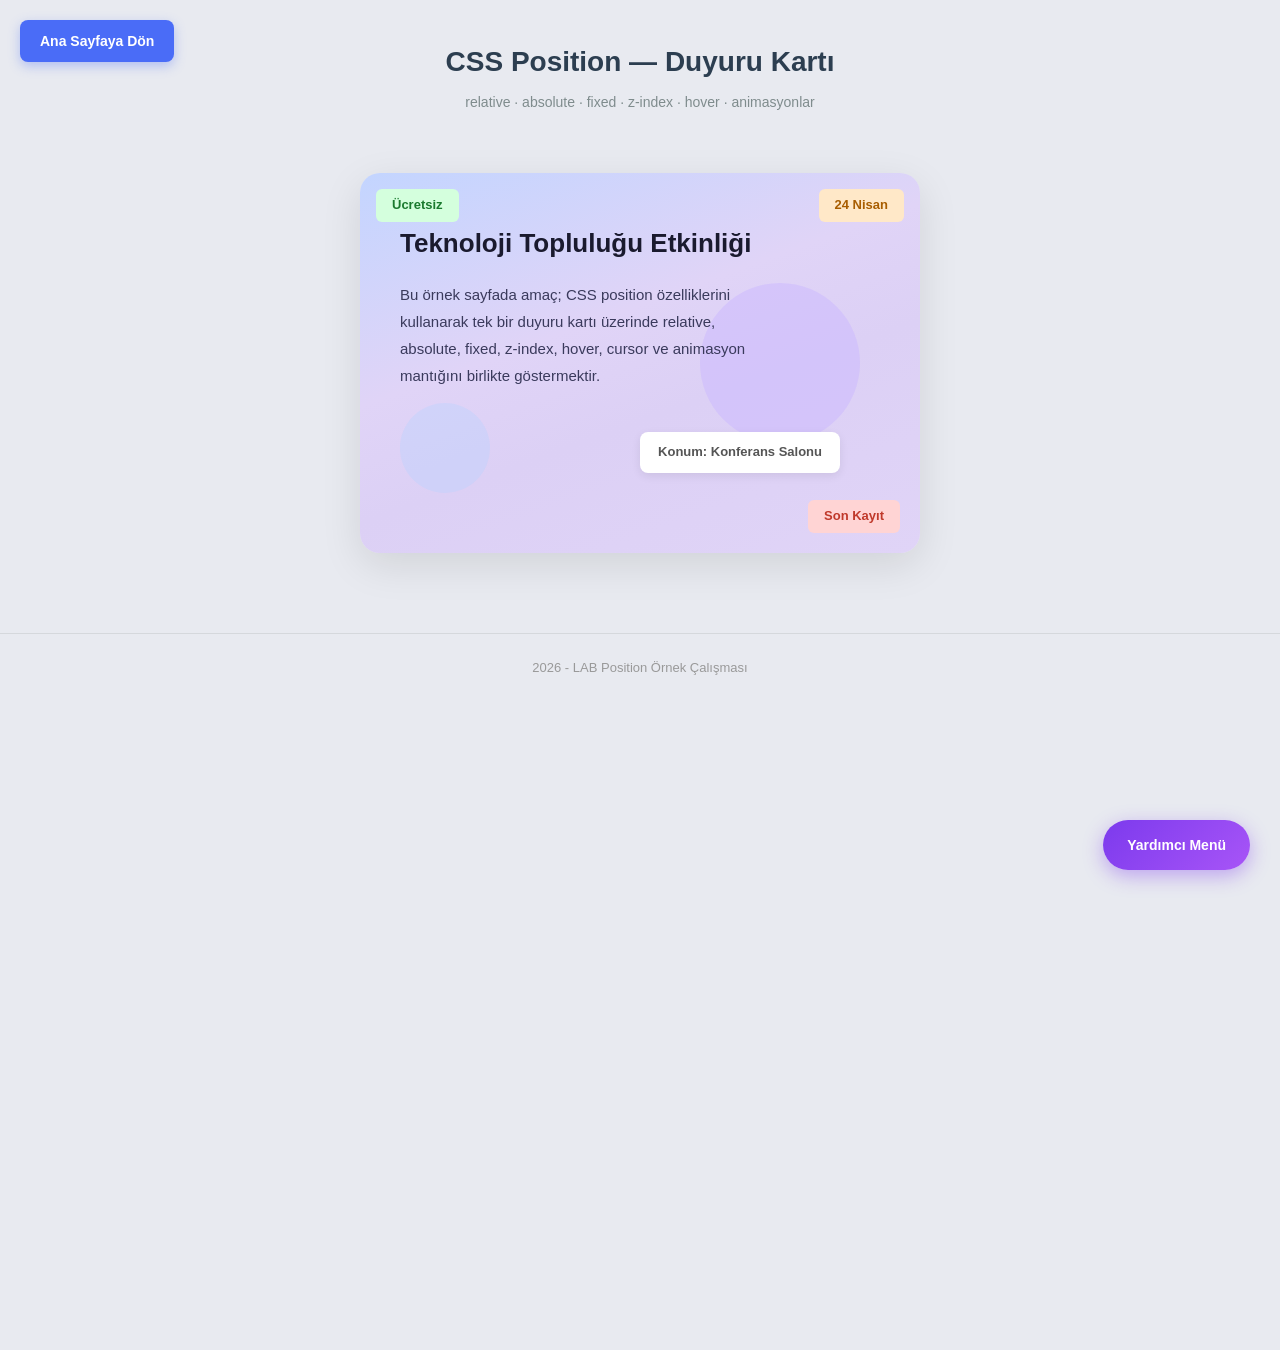
<file: lab-position.html>
<!DOCTYPE html>
<html lang="tr">
<head>
    <meta charset="UTF-8">
    <meta name="viewport" content="width=device-width, initial-scale=1.0">
    <title>LAB - CSS Position Duyuru Kartı</title>
    <meta name="description" content="CSS Position özellikleri kullanılarak hazırlanmış etkileşimli duyuru kartı laboratuvar çalışması.">
    <link rel="stylesheet" href="lab-position.css">
</head>
<body>

    <!-- ===== FIXED ÖĞE #1: Ana Sayfaya Dön Butonu ===== -->
    <a href="index.html" class="back-to-home">Ana Sayfaya Dön</a>

    <!-- ===== BAŞLIK ALANI ===== -->
    <div class="page-header">
        <h1>CSS Position — Duyuru Kartı</h1>
        <p>relative · absolute · fixed · z-index · hover · animasyonlar</p>
    </div>

    <!-- ===== KART KAPSAYICI ===== -->
    <div class="card-container">

        <!-- ===== DUYURU KARTI (position: relative) ===== -->
        <div class="announcement-card">

            <!-- Dekoratif daireler (absolute + z-index: üst üste binen öğeler) -->
            <div class="circle-deco-1"></div>
            <div class="circle-deco-2"></div>

            <!-- Badge #1 — position: absolute (sol üst) -->
            <span class="badge-free">Ücretsiz</span>

            <!-- Badge #2 — position: absolute (sağ üst) -->
            <span class="badge-date">24 Nisan</span>

            <!-- Kart başlığı -->
            <h2 class="card-title">Teknoloji Topluluğu Etkinliği</h2>

            <!-- Kart açıklama metni -->
            <p class="card-description">
                Bu örnek sayfada amaç; CSS position özelliklerini
                kullanarak tek bir duyuru kartı üzerinde relative, absolute,
                fixed, z-index, hover, cursor ve animasyon mantığını
                birlikte göstermektir.
            </p>

            <!-- Konum kutusu — position: absolute -->
            <div class="location-box">Konum: Konferans Salonu</div>

            <!-- Badge #3 — position: absolute (sağ alt) -->
            <span class="badge-deadline">Son Kayıt</span>

        </div>
    </div>

    <!-- ===== FOOTER ===== -->
    <footer class="page-footer">
        2026 - LAB Position Örnek Çalışması
    </footer>

    <!-- ===== FIXED ÖĞE #2: Yardımcı Menü ===== -->
    <a href="#" class="helper-menu">Yardımcı Menü</a>

</body>
</html>
</file>
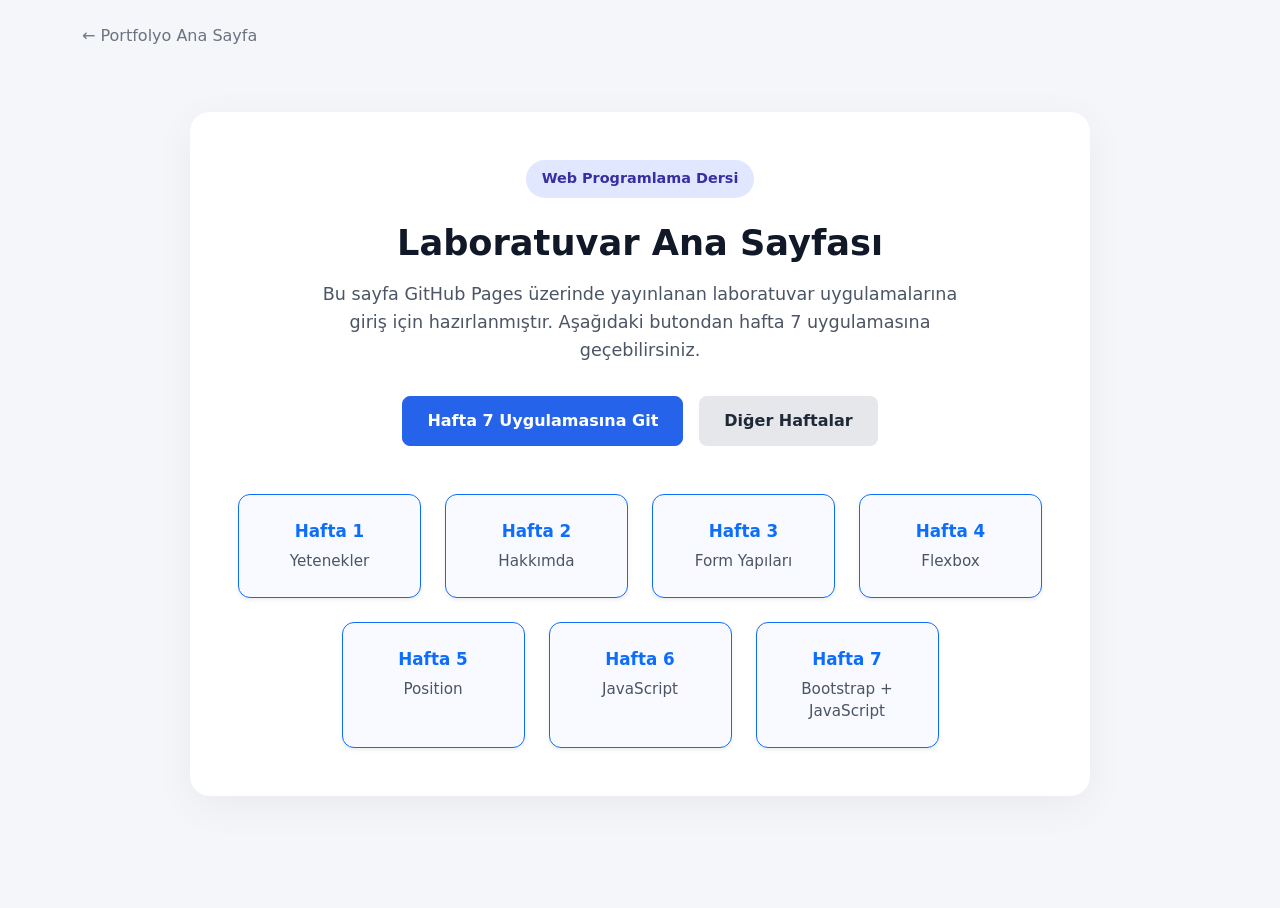
<file: labs.html>
<!DOCTYPE html>
<html lang="tr">
<head>
    <meta charset="UTF-8">
    <meta name="viewport" content="width=device-width, initial-scale=1.0">
    <title>Laboratuvar Ana Sayfası - Ali Rıza Mıstık</title>
    <!-- Bootstrap CDN -->
    <link href="https://cdn.jsdelivr.net/npm/bootstrap@5.3.3/dist/css/bootstrap.min.css" rel="stylesheet">
    <style>
        body {
            background-color: #f4f6fa;
            font-family: system-ui, -apple-system, "Segoe UI", Roboto, "Helvetica Neue", Arial, sans-serif;
        }
        .main-card {
            background: white;
            border-radius: 20px;
            box-shadow: 0 10px 40px rgba(0,0,0,0.05);
            max-width: 900px;
            margin: 4rem auto;
            padding: 3rem;
        }
        .badge-soft {
            background-color: #e0e7ff;
            color: #3730a3;
            font-weight: 600;
            padding: 0.5rem 1rem;
            border-radius: 20px;
            font-size: 0.9rem;
            margin-bottom: 1.5rem;
            display: inline-block;
        }
        .btn-primary-custom {
            background-color: #2563eb;
            border-color: #2563eb;
            color: white;
            padding: 0.75rem 1.5rem;
            border-radius: 8px;
            font-weight: 600;
            transition: all 0.2s;
        }
        .btn-primary-custom:hover {
            background-color: #1d4ed8;
            color: white;
            border-color: #1d4ed8;
            transform: translateY(-1px);
        }
        .btn-light-custom {
            background-color: #e5e7eb;
            border-color: transparent;
            color: #1f2937;
            padding: 0.75rem 1.5rem;
            border-radius: 8px;
            font-weight: 600;
            transition: all 0.2s;
        }
        .btn-light-custom:hover {
            background-color: #d1d5db;
            color: #1f2937;
        }
        .week-card {
            border: 1px solid #f3f4f6;
            border-radius: 12px;
            padding: 1.5rem;
            text-align: center;
            box-shadow: 0 4px 6px -1px rgba(0,0,0,0.02);
            transition: transform 0.2s, box-shadow 0.2s;
            text-decoration: none;
            color: inherit;
            display: block;
            background: #ffffff;
            height: 100%;
        }
        .week-card:hover {
            transform: translateY(-3px);
            box-shadow: 0 10px 15px -3px rgba(0,0,0,0.05);
            color: inherit;
        }
        h2 {
            font-weight: 700;
            color: #111827;
            margin-bottom: 1rem;
            font-size: 2.2rem;
        }
        .desc-text {
            color: #4b5563;
            font-size: 1.1rem;
            max-width: 650px;
            margin: 0 auto 2rem auto;
            line-height: 1.6;
        }
        .week-title {
            font-weight: 700;
            font-size: 1.05rem;
            color: #111827;
            margin-bottom: 0.35rem;
        }
        .week-topic {
            color: #4b5563;
            font-size: 0.95rem;
        }
    </style>
</head>
<body>

<div class="container pb-5">
    <div class="text-start mt-4 mb-2">
        <a href="index.html" class="text-decoration-none" style="color: #6b7280; font-weight: 500; transition: color 0.2s;">
            &larr; Portfolyo Ana Sayfa
        </a>
    </div>

    <div class="main-card text-center">
        <span class="badge-soft">Web Programlama Dersi</span>
        <h2>Laboratuvar Ana Sayfası</h2>
        <p class="desc-text">
            Bu sayfa GitHub Pages üzerinde yayınlanan laboratuvar uygulamalarına giriş için hazırlanmıştır. Aşağıdaki butondan hafta 7 uygulamasına geçebilirsiniz.
        </p>

        <div class="d-flex justify-content-center gap-3 mb-5">
            <a href="hafta7.html" class="btn btn-primary-custom">Hafta 7 Uygulamasına Git</a>
            <a href="#diger" class="btn btn-light-custom">Diğer Haftalar</a>
        </div>

        <div class="row g-4 justify-content-center" id="diger">
            <div class="col-md-4 col-lg-3">
                <a href="interests.html" class="week-card border-primary shadow-sm" style="background:#f8faff;">
                    <div class="week-title text-primary">Hafta 1</div>
                    <div class="week-topic">Yetenekler</div>
                </a>
            </div>
            <div class="col-md-4 col-lg-3">
                <a href="about.html" class="week-card border-primary shadow-sm" style="background:#f8faff;">
                    <div class="week-title text-primary">Hafta 2</div>
                    <div class="week-topic">Hakkımda</div>
                </a>
            </div>
            <div class="col-md-4 col-lg-3">
                <a href="contact.html" class="week-card border-primary shadow-sm" style="background:#f8faff;">
                    <div class="week-title text-primary">Hafta 3</div>
                    <div class="week-topic">Form Yapıları</div>
                </a>
            </div>
            <div class="col-md-4 col-lg-3">
                <a href="index.html" class="week-card border-primary shadow-sm" style="background:#f8faff;">
                    <div class="week-title text-primary">Hafta 4</div>
                    <div class="week-topic">Flexbox</div>
                </a>
            </div>
            <!-- Mevcut olan Hafta 5 sayfası linkleniyor -->
            <div class="col-md-4 col-lg-3">
                <a href="lab-position.html" class="week-card border-primary shadow-sm" style="background:#f8faff;">
                    <div class="week-title text-primary">Hafta 5</div>
                    <div class="week-topic">Position</div>
                </a>
            </div>
            <div class="col-md-4 col-lg-3">
                <a href="hesap.html" class="week-card border-primary shadow-sm" style="background:#f8faff;">
                    <div class="week-title text-primary">Hafta 6</div>
                    <div class="week-topic">JavaScript</div>
                </a>
            </div>
            <!-- Yeni Hafta 7 sayfası linkleniyor -->
            <div class="col-md-4 col-lg-3">
                <a href="hafta7.html" class="week-card border-primary shadow-sm" style="background:#f8faff;">
                    <div class="week-title text-primary">Hafta 7</div>
                    <div class="week-topic">Bootstrap + JavaScript</div>
                </a>
            </div>
        </div>
    </div>
</div>

<!-- Bootstrap JS -->
<script src="https://cdn.jsdelivr.net/npm/bootstrap@5.3.3/dist/js/bootstrap.bundle.min.js"></script>
</body>
</html>
</file>
<file: index.css>
@import url('https://fonts.googleapis.com/css2?family=Inter:wght@400;500;600;700;800&display=swap');

* {
    margin: 0;
    padding: 0;
    box-sizing: border-box;
    text-decoration: none;
}

body {
    font-family: 'Inter', sans-serif;
    background-color: #f8fafc;
    color: #0f172a;
    min-height: 100vh;
}

/* --- ANA YAPI (Zorunlu 100vh ve Column) --- */
.main-container {
    display: flex;
    flex-direction: column;
    min-height: 100vh;
    height: auto;
    /* Gaps removed to strictly fit 100vh sizes, using internal padding on sections instead */
}

/* --- ORTAK BÖLÜM STİLLERİ --- */
section, nav, footer {
    background: #ffffff;
    position: relative;
    padding: 1rem 2.5rem;
    border-bottom: 1px solid #f1f5f9;
}

footer { border-bottom: none; }

/* Teknik Etiketler (Badge) - Sonraki haftalardaki eklemeler korundu */
.bottom-badges-container {
    position: absolute;
    bottom: 10px;
    right: 15px;
    display: flex;
    gap: 6px;
    pointer-events: none;
    z-index: 10;
}
.top-tags {
    display: flex;
    gap: 6px;
}

.bottom-badges span, .top-tags span {
    background: rgba(59, 130, 246, 0.08);
    border: 1px solid rgba(59, 130, 246, 0.2);
    padding: 4px 8px;
    font-size: 11px;
    font-weight: 600;
    color: #2563eb;
    border-radius: 6px;
    text-transform: lowercase;
    letter-spacing: 0.3px;
    backdrop-filter: blur(4px);
}

/* --- 1) NAVBAR (10vh) --- */
.navbar-flex {
    min-height: 10vh;
    height: auto;
    display: flex;
    justify-content: space-between;
    align-items: center;
    background: rgba(255, 255, 255, 0.95);
    backdrop-filter: blur(10px);
}

.logo {
    display: flex;
    align-items: center;
    gap: 12px;
    font-size: 1.3rem;
    font-weight: 800;
    color: #0f172a;
    letter-spacing: -0.5px;
}

.logo-img {
    width: 40px;
    height: 40px;
    border-radius: 50%;
    object-fit: cover;
    box-shadow: 0 4px 10px rgba(0,0,0,0.1);
}

.nav-menu {
    display: flex;
    list-style: none;
    gap: 2.5rem;
}

.nav-menu a {
    color: #64748b;
    font-weight: 600;
    font-size: 0.95rem;
    transition: all 0.2s ease;
}

.nav-menu a:hover, .nav-menu a.active {
    color: #2563eb;
}

/* --- 2) HERO (30vh) --- */
.hero-flex {
    min-height: 30vh;
    height: auto;
    display: flex;
    flex-direction: row;
    justify-content: space-between;
    align-items: center;
    background: linear-gradient(135deg, #f8fafc 0%, #e0e7ff 100%);
}

.hero-text {
    flex: 1.2;
    display: flex;
    flex-direction: column;
    gap: 14px;
}

.hero-text h1 {
    font-size: 2.5rem;
    font-weight: 800;
    background: linear-gradient(90deg, #1e40af, #7c3aed);
    -webkit-background-clip: text;
    -webkit-text-fill-color: transparent;
    line-height: 1.1;
    letter-spacing: -1px;
}

.hero-text p {
    font-size: 1.05rem;
    color: #475569;
    max-width: 85%;
    line-height: 1.6;
}

.hero-img {
    flex: 0.8;
    display: flex;
    justify-content: flex-end;
    align-items: center;
}

.profile-photo {
    width: 15vh;
    height: 15vh;
    border-radius: 20px;
    object-fit: cover;
    box-shadow: 0 20px 40px rgba(99, 102, 241, 0.2);
    border: 4px solid #ffffff;
    transform: rotate(2deg);
    transition: transform 0.3s;
}

.profile-photo:hover {
    transform: rotate(0deg) scale(1.05);
}

/* --- 3) KARTLAR (30vh) --- */
.cards-section {
    min-height: 30vh;
    height: auto;
    display: flex;
    flex-direction: column;
}

.section-top {
    display: flex;
    justify-content: space-between;
    align-items: center;
    margin-bottom: 0.75rem;
}

.section-top h2 {
    font-size: 1.35rem;
    font-weight: 700;
    color: #1e293b;
    letter-spacing: -0.5px;
}

.cards-wrapper {
    display: flex;
    flex-wrap: wrap;
    gap: 12px;
    flex: 1;
    align-content: flex-start;
}

.single-card {
    flex: 1 1 150px;
    background: #ffffff;
    border: 1px solid #e2e8f0;
    border-radius: 12px;
    display: flex;
    flex-direction: column;
    justify-content: center;
    align-items: center;
    text-align: center;
    gap: 8px;
    padding: 12px;
    box-shadow: 0 4px 6px -1px rgba(0,0,0,0.02);
    transition: all 0.3s cubic-bezier(0.4, 0, 0.2, 1);
    height: calc((100% - 12px) / 2); /* Fit two rows exactly */
}

.single-card:hover {
    transform: translateY(-4px);
    box-shadow: 0 12px 20px -3px rgba(0,0,0,0.08);
    border-color: #cbd5e1;
}

.single-card h3 {
    font-size: 1.05rem;
    color: #0f172a;
    font-weight: 700;
}

.single-card p {
    font-size: 0.8rem;
    color: #64748b;
}

/* --- 4) GROW BÖLÜMÜ (20vh) --- */
.grow-section {
    min-height: 20vh;
    height: auto;
    display: flex;
    flex-direction: column;
    background: #f8fafc;
}

.grow-boxes {
    display: flex;
    flex: 1;
    gap: 15px;
    margin-top: 5px;
}

.box {
    display: flex;
    flex-direction: column;
    justify-content: center;
    align-items: center;
    border-radius: 14px;
    text-align: center;
    gap: 10px;
    padding: 10px;
    box-shadow: 0 4px 15px rgba(0,0,0,0.05);
    color: white;
    transition: transform 0.3s, filter 0.3s;
}

.box:hover {
    transform: scale(1.02);
    filter: brightness(1.1);
}

.box h3 { font-size: 1.15rem; font-weight: 700; text-shadow: 0 2px 4px rgba(0,0,0,0.1); }
.box p { font-size: 0.85rem; opacity: 0.9; max-width: 90%; }

/* Flex Grow Oranları */
.box-1 { flex-grow: 1; background: linear-gradient(135deg, #3b82f6 0%, #1d4ed8 100%); }
.box-2 { flex-grow: 2; background: linear-gradient(135deg, #8b5cf6 0%, #6d28d9 100%); }
.box-3 { flex-grow: 1; background: linear-gradient(135deg, #10b981 0%, #047857 100%); }

/* --- 5) FOOTER (10vh) --- */
.footer-flex {
    min-height: 10vh;
    height: auto;
    display: flex;
    justify-content: center;
    align-items: center;
    font-size: 0.9rem;
    color: #64748b;
    background: #ffffff;
    font-weight: 500;
}

/* --- BUTONLAR --- */
.btn {
    display: inline-block;
    width: fit-content;
    padding: 6px 16px;
    border-radius: 8px;
    font-size: 0.8rem;
    font-weight: 600;
    cursor: pointer;
    text-align: center;
    transition: all 0.3s ease;
    border: none;
}

.btn-primary { 
    background: #2563eb; 
    color: white; 
    box-shadow: 0 4px 12px rgba(37, 99, 235, 0.3);
    padding: 10px 24px;
    font-size: 0.95rem;
}
.btn-primary:hover { 
    background: #1d4ed8; 
    transform: translateY(-2px);
    box-shadow: 0 6px 16px rgba(37, 99, 235, 0.4);
}

.btn-outline { 
    border: 1px solid #e2e8f0; 
    color: #475569; 
    background: white;
}
.btn-outline:hover { 
    border-color: #3b82f6; 
    color: #3b82f6; 
    background: #eff6ff; 
}

.btn-sm { padding: 4px 12px; font-size: 0.8rem; }
.btn-light { background: rgba(255,255,255,0.25); color: #ffffff; border: 1px solid rgba(255,255,255,0.3); backdrop-filter: blur(5px); }
.btn-light:hover { background: rgba(255,255,255,0.35); }

.line { height: 4px; width: 45px; background: #3b82f6; border-radius: 2px; }
</file>
<file: style.css>
@import url('https://fonts.googleapis.com/css2?family=Inter:wght@400;500;600;700;800&display=swap');

* {
    margin: 0;
    padding: 0;
    box-sizing: border-box;
    text-decoration: none;
}

body {
    font-family: 'Inter', sans-serif;
    background-color: #f8fafc;
    color: #0f172a;
    line-height: 1.6;
}

/* --- ORTAK NAVBAR (index.css ile uyumlu modern yapı) --- */
.navbar-flex {
    min-height: 10vh;
    height: auto;
    display: flex;
    justify-content: space-between;
    align-items: center;
    background: rgba(255, 255, 255, 0.95);
    backdrop-filter: blur(10px);
    padding: 1rem 2.5rem;
    border-bottom: 1px solid #f1f5f9;
}
.logo {
    display: flex;
    align-items: center;
    gap: 12px;
    font-size: 1.3rem;
    font-weight: 800;
    color: #0f172a;
    letter-spacing: -0.5px;
}
.logo-img {
    width: 40px;
    height: 40px;
    border-radius: 50%;
    object-fit: cover;
    box-shadow: 0 4px 10px rgba(0,0,0,0.1);
}
.nav-menu {
    display: flex;
    list-style: none;
    gap: 2.5rem;
}
.nav-menu a {
    color: #64748b;
    font-weight: 600;
    font-size: 0.95rem;
    transition: all 0.2s ease;
}
.nav-menu a:hover, .nav-menu a.active {
    color: #2563eb;
}

/* --- ORTAK İÇERİK YAPILARI --- */
main {
    max-width: 1000px;
    margin: 2rem auto;
    padding: 0 20px;
    min-height: 70vh;
}

h1, h2 {
    color: #1e293b;
    margin-bottom: 1rem;
    font-weight: 800;
    letter-spacing: -0.5px;
}

.intro-box {
    background: white;
    padding: 2rem;
    border-radius: 12px;
    box-shadow: 0 4px 6px -1px rgba(0,0,0,0.02);
    border: 1px solid #e2e8f0;
    margin-bottom: 2rem;
    font-size: 1.1rem;
    text-align: center;
}

.content-wrapper {
    display: flex;
    gap: 2rem;
    flex-wrap: wrap; /* responsive */
}

.content-main {
    flex: 2;
    min-width: 300px;
    background: white;
    padding: 2.5rem;
    border-radius: 12px;
    box-shadow: 0 4px 6px -1px rgba(0,0,0,0.02);
    border: 1px solid #e2e8f0;
}

.sidebar {
    flex: 1;
    min-width: 250px;
    background: linear-gradient(135deg, #f8fafc 0%, #e0e7ff 100%);
    padding: 2.5rem;
    border-radius: 12px;
    box-shadow: 0 4px 6px -1px rgba(0,0,0,0.05);
    border: 1px solid #e2e8f0;
}
.sidebar p { margin-bottom: 0.5rem; color: #475569; }

/* İlgi alanları listesi */
.content-main ul {
    list-style-position: inside;
    margin-left: 0.5rem;
    color: #475569;
}
.content-main ul li { margin-bottom: 0.8rem; font-weight: 500; }
.content-main blockquote {
    border-left: 4px solid #3b82f6;
    padding-left: 1.2rem;
    margin-top: 1.5rem;
    color: #64748b;
    font-style: italic;
    background: #f8fafc;
    padding: 1rem;
    border-radius: 0 8px 8px 0;
}

/* --- ILETISIM FORMU (LAB 3) Modernize Edilmiş --- */
.contact-form-area h2 {
    margin-bottom: 2rem;
}

.contact-form-area label, .contact-form-area > p {
    font-weight: 600;
    color: #475569;
    margin-bottom: 0.5rem;
    display: block;
}

.contact-form-area input[type="text"], 
.contact-form-area input[type="email"], 
.contact-form-area input[type="password"], 
.contact-form-area select, 
.contact-form-area textarea {
    width: 100%; 
    padding: 12px 16px; 
    margin-bottom: 1.5rem; 
    border: 1px solid #cbd5e1;
    border-radius: 8px;
    display: block;
    font-family: 'Inter', sans-serif;
    transition: all 0.3s;
    background: #f8fafc;
}

.contact-form-area input:focus, .contact-form-area textarea:focus, .contact-form-area select:focus {
    outline: none;
    border-color: #3b82f6;
    box-shadow: 0 0 0 3px rgba(59, 130, 246, 0.1);
    background: white;
}

.form-group-box {
    background-color: #f8fafc;
    padding: 15px;
    border-radius: 8px;
    margin-bottom: 1.5rem;
    border: 1px solid #e2e8f0;
}

.form-group-box input[type="radio"], 
.form-group-box input[type="checkbox"] {
    width: auto !important; 
    display: inline-block !important; 
    margin-right: 8px;
    margin-bottom: 10px;
    accent-color: #3b82f6;
}

.form-group-box label {
    display: inline-block;
    font-weight: 500;
    margin-bottom: 10px;
    cursor: pointer;
    color: #334155;
    margin-right: 15px;
}

.button-group {
    display: flex;
    gap: 15px;
    margin-top: 1rem;
}

.btn-gonder, .btn-temizle {
    flex: 1;
    padding: 14px;
    border: none;
    border-radius: 8px;
    font-weight: 700;
    cursor: pointer;
    transition: all 0.3s ease;
    font-family: 'Inter', sans-serif;
}

.btn-gonder {
    background-color: #2563eb; 
    color: white;
    box-shadow: 0 4px 12px rgba(37, 99, 235, 0.3);
}
.btn-gonder:hover { background-color: #1d4ed8; transform: translateY(-2px); }

.btn-temizle {
    background-color: #f1f5f9;
    color: #475569;
    border: 1px solid #cbd5e1;
}
.btn-temizle:hover { background-color: #e2e8f0; }

footer {
    text-align: center;
    padding: 2rem;
    color: #64748b;
    font-weight: 500;
    font-size: 0.9rem;
}
</file>
<file: lab-position.css>
/* ===== GENEL SIFIRLAMA ===== */
* {
    margin: 0;
    padding: 0;
    box-sizing: border-box;
}

body {
    font-family: 'Segoe UI', sans-serif;
    background-color: #e8eaf0;
    color: #333;
    line-height: 1.6;
    min-height: 150vh; /* scroll için yeterli yükseklik */
}

/* ===== BAŞLIK ALANI ===== */
.page-header {
    text-align: center;
    padding: 40px 20px 20px;
}

.page-header h1 {
    font-size: 28px;
    color: #2c3e50;
    margin-bottom: 6px;
}

.page-header p {
    font-size: 14px;
    color: #7f8c8d;
}

/* ===== ANA SAYFA BUTONU — position: fixed ===== */
.back-to-home {
    position: fixed;       /* FIXED: scroll sırasında sabit kalır */
    top: 20px;
    left: 20px;
    background-color: #4a6cf7;
    color: #fff;
    padding: 10px 20px;
    border-radius: 8px;
    text-decoration: none;
    font-size: 14px;
    font-weight: 600;
    z-index: 1000;         /* Z-INDEX: en üstte kalması */
    cursor: pointer;       /* CURSOR: tıklanabilir */
    transition: background-color 0.3s ease, transform 0.3s ease;
    box-shadow: 0 4px 12px rgba(74, 108, 247, 0.35);
}

.back-to-home:hover {
    background-color: #3a56d4;
    transform: scale(1.05);
}

.back-to-home:active {
    transform: scale(0.95);
}

/* ===== YARDIMCI MENÜ — position: fixed ===== */
.helper-menu {
    position: fixed;       /* FIXED: scroll sırasında sabit kalır */
    bottom: 30px;
    right: 30px;
    background: linear-gradient(135deg, #7c3aed, #a855f7);
    color: #fff;
    padding: 14px 24px;
    border-radius: 50px;
    text-decoration: none;
    font-size: 14px;
    font-weight: 700;
    z-index: 1000;         /* Z-INDEX */
    cursor: pointer;       /* CURSOR */
    transition: transform 0.3s ease, box-shadow 0.3s ease;
    box-shadow: 0 6px 20px rgba(124, 58, 237, 0.4);
}

.helper-menu:hover {
    transform: translateY(-4px) scale(1.05);
    box-shadow: 0 10px 30px rgba(124, 58, 237, 0.55);
}

.helper-menu:active {
    transform: translateY(0) scale(0.97);
}

/* ===== KART KAPSAYICI (Ortalama) ===== */
.card-container {
    display: flex;
    justify-content: center;
    padding: 40px 20px 60px;
}

/* ===== DUYURU KARTI — position: relative ===== */
.announcement-card {
    position: relative;    /* RELATIVE: absolute çocuklar için referans */
    width: 560px;
    min-height: 380px;
    background: linear-gradient(160deg, #c3d5ff 0%, #e0d4f7 40%, #dcd0f5 60%, #e0d4f7 100%);
    border-radius: 20px;
    padding: 50px 40px 60px;
    box-shadow: 0 12px 40px rgba(0, 0, 0, 0.1);
    overflow: visible;
}

/* === Kart arkasındaki dekoratif daireler (absolute + z-index) === */
.circle-deco-1 {
    position: absolute;    /* ABSOLUTE */
    width: 160px;
    height: 160px;
    border-radius: 50%;
    background: rgba(200, 180, 255, 0.45);
    top: 50%;
    right: 60px;
    transform: translateY(-50%);
    z-index: 0;            /* Z-INDEX: metnin altında */
    animation: floatCircle 6s ease-in-out infinite; /* @keyframes animasyon */
}

.circle-deco-2 {
    position: absolute;    /* ABSOLUTE */
    width: 90px;
    height: 90px;
    border-radius: 50%;
    background: rgba(180, 210, 255, 0.35);
    bottom: 60px;
    left: 40px;
    z-index: 0;            /* Z-INDEX */
    animation: floatCircle 5s ease-in-out infinite reverse;
}

/* @keyframes animasyon */
@keyframes floatCircle {
    0%, 100% { transform: translateY(-50%) scale(1); }
    50% { transform: translateY(-50%) scale(1.12); }
}

/* === Kart İçeriği === */
.card-title {
    font-size: 26px;
    font-weight: 800;
    color: #1a1a2e;
    margin-bottom: 16px;
    position: relative;    /* RELATIVE: z-index çalışsın */
    z-index: 2;            /* Z-INDEX: dairelerin üstünde */
}

.card-description {
    font-size: 15px;
    color: #3a3a5c;
    line-height: 1.8;
    max-width: 380px;
    position: relative;
    z-index: 2;
}

/* ===== BADGE / ETİKET — position: absolute (3 adet) ===== */

/* 1. Badge: Ücretsiz — sol üst */
.badge-free {
    position: absolute;    /* ABSOLUTE #1 */
    top: 16px;
    left: 16px;
    background-color: #d4ffdd;
    color: #1a7a2e;
    padding: 6px 16px;
    border-radius: 6px;
    font-size: 13px;
    font-weight: 700;
    z-index: 3;            /* Z-INDEX */
    cursor: pointer;       /* CURSOR */
    transition: transform 0.25s ease, box-shadow 0.25s ease;
}

.badge-free:hover {
    transform: translateY(-3px);
    box-shadow: 0 4px 12px rgba(26, 122, 46, 0.25);
}

/* 2. Badge: Tarih — sağ üst */
.badge-date {
    position: absolute;    /* ABSOLUTE #2 */
    top: 16px;
    right: 16px;
    background-color: #ffe8c8;
    color: #a85d00;
    padding: 6px 16px;
    border-radius: 6px;
    font-size: 13px;
    font-weight: 700;
    z-index: 3;            /* Z-INDEX */
    cursor: pointer;       /* CURSOR */
    transition: transform 0.25s ease, box-shadow 0.25s ease;
}

.badge-date:hover {
    transform: translateY(-3px);
    box-shadow: 0 4px 12px rgba(168, 93, 0, 0.25);
}

/* 3. Badge: Son Kayıt — sağ alt */
.badge-deadline {
    position: absolute;    /* ABSOLUTE #3 */
    bottom: 20px;
    right: 20px;
    background-color: #ffd4d4;
    color: #c0392b;
    padding: 6px 16px;
    border-radius: 6px;
    font-size: 13px;
    font-weight: 700;
    z-index: 3;            /* Z-INDEX */
    cursor: pointer;       /* CURSOR */
    transition: transform 0.25s ease, box-shadow 0.25s ease;
    animation: pulseDeadline 2s ease-in-out infinite; /* @keyframes animasyon */
}

.badge-deadline:hover {
    transform: translateY(-3px) scale(1.05);
    box-shadow: 0 4px 12px rgba(192, 57, 43, 0.3);
    animation-play-state: paused;
}

/* @keyframes — Son Kayıt badge nabız animasyonu */
@keyframes pulseDeadline {
    0%, 100% { transform: scale(1); }
    50% { transform: scale(1.07); }
}

/* === Konum kutusu (absolute #4 — ekstra) === */
.location-box {
    position: absolute;    /* ABSOLUTE #4 */
    bottom: 80px;
    right: 80px;
    background-color: #fff;
    color: #555;
    padding: 10px 18px;
    border-radius: 8px;
    font-size: 13px;
    font-weight: 600;
    box-shadow: 0 3px 10px rgba(0,0,0,0.08);
    z-index: 4;            /* Z-INDEX: dairelerin üstünde */
    cursor: default;
    transition: box-shadow 0.3s ease;
}

.location-box:hover {
    box-shadow: 0 6px 20px rgba(0,0,0,0.15);
    cursor: pointer;
}

/* ===== FOOTER ===== */
.page-footer {
    text-align: center;
    padding: 24px 20px;
    font-size: 13px;
    color: #999;
    border-top: 1px solid #d5d8dc;
    margin-top: 20px;
}

/* ===== EK ANİMASYON: aktif tıklama efekti ===== */
.badge-free:active,
.badge-date:active,
.badge-deadline:active,
.location-box:active {
    transform: scale(0.92);
    transition: transform 0.1s ease;
}
</file>
